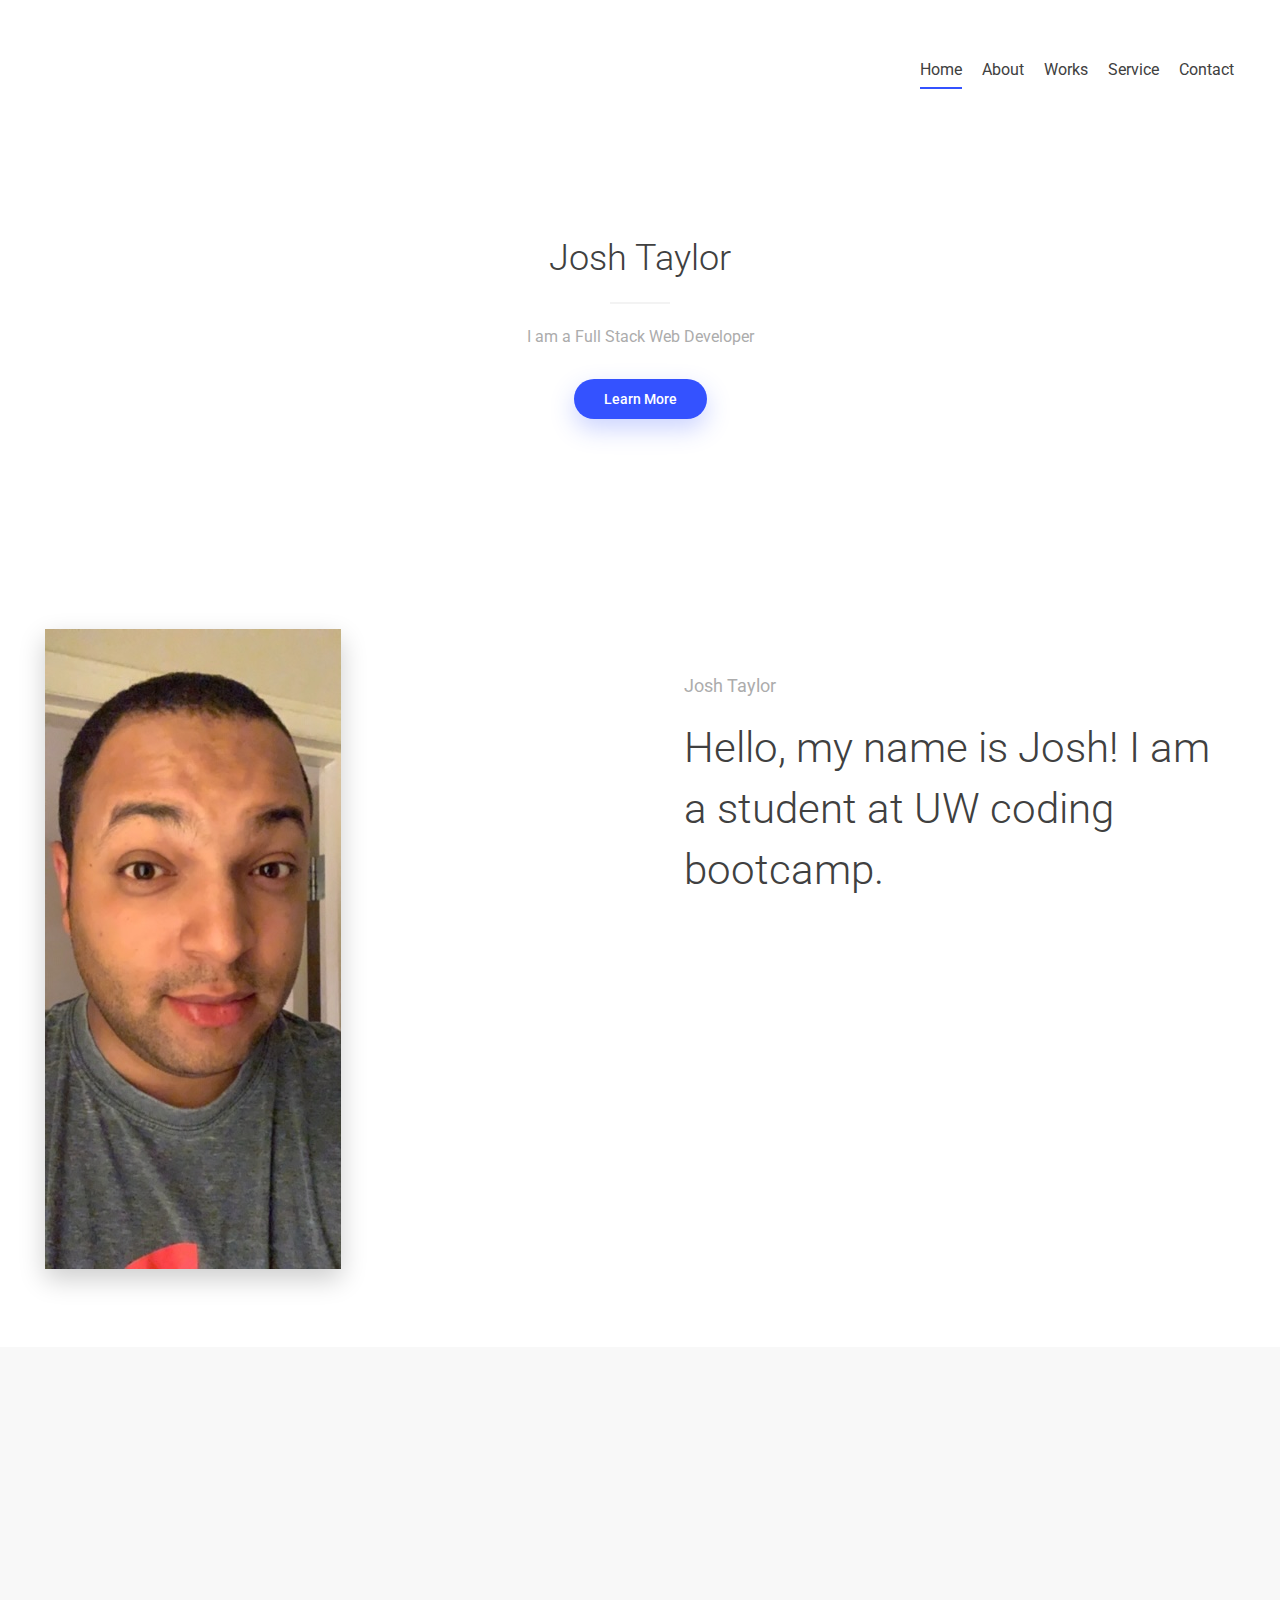
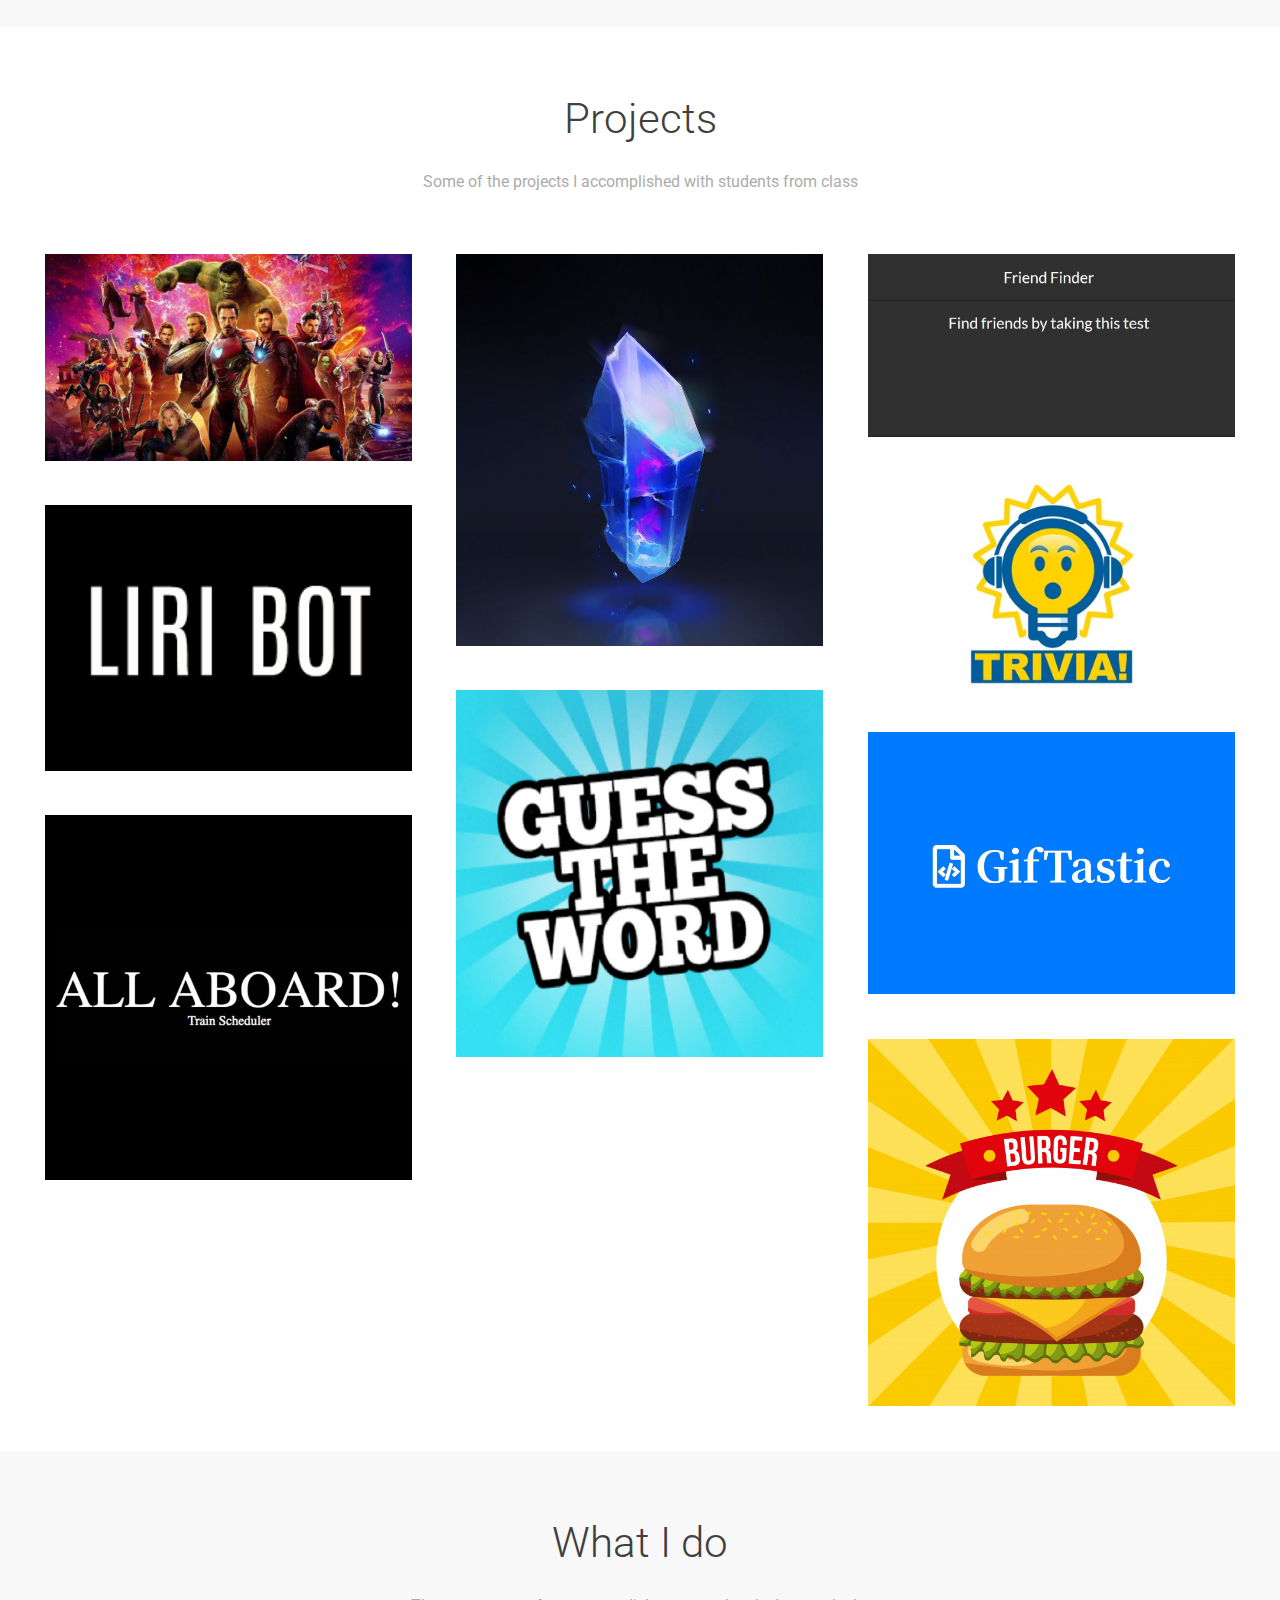
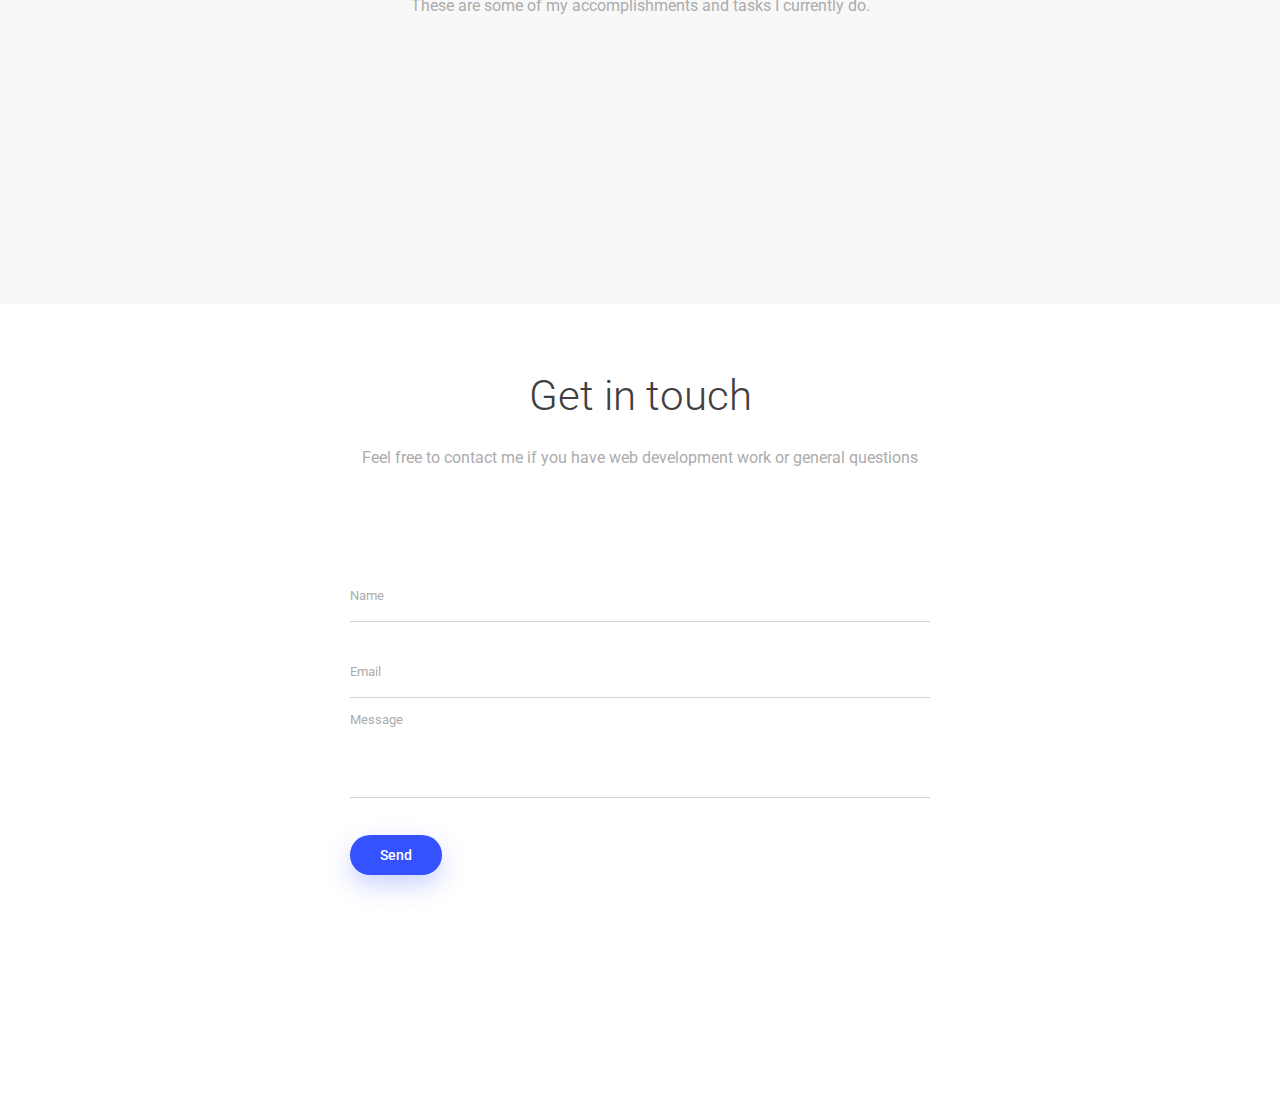
<file: index.html>
<!DOCTYPE html>
<html lang="en">
    <head>
        <meta charset="utf-8">
        <meta http-equiv="x-ua-compatible" content="ie=edge">
        <meta name="viewport" content="width=device-width, initial-scale=1, shrink-to-fit=no">
        <meta name="HandheldFriendly" content="True">
        <meta name="MobileOptimized" content="320">

        <!-- Page Title -->
        <title>Josh's Portfolio</title>
        <!-- End of Page Title -->

        <!-- Page Description -->
        <meta name="description" content="Minimal Portfolio/Resume HTML Template">
        <!-- End of Page Description -->

        <!-- Page Keywords -->
        <meta name="keywords" content="portfolio, template, bootstrap, html, minimal">
        <!-- End of Page Keywords -->

        <!-- Page Author -->
        <meta name="authors" content="Adrian Klimek">
        <!-- End of Page Author -->

        <!-- Page Accent Color -->
        <meta name="theme-color" content="#3452ff">
        <!-- End of Page Accent Color -->

        <!-- Favicon -->
        <link rel="apple-touch-icon" href="images/icon.png">
        <link rel="shortcut icon" href="images/favicon.ico">
        <link rel="icon" type="image/png" sizes="192x192" href="images/icon.png">
        <!-- End of Favicon -->

        <!-- Open Graph -->
        <meta property="og:title" content="Skyline - Minimal Portfolio/Resume HTML Template">
        <meta property="og:type" content="website">
        <meta property="og:url" content="">
        <meta property="og:image" content="images/icon.png">
        <!-- End of Open Graph -->

        <!-- Twitter Card -->
        <meta property="twitter:title" content="Skyline">
        <meta property="twitter:description" content="Minimal Portfolio/Resume HTML Template">
        <meta property="twitter:url" content="">
        <meta property="twitter:image:src" content="images/icon.png">
        <!-- End of Twitter Card -->

        <!-- Bootstrap Style -->
        <link rel="stylesheet" href="css/bootstrap.min.css">
        <!-- End of Bootstrap Style -->

        <!-- Main Style -->
        <link rel="stylesheet" href="css/main.css">
        <!-- End of Main Style -->

        <!-- Google Font -->
        <link href="https://fonts.googleapis.com/css?family=Roboto:300,400,500,700&amp;subset=cyrillic,cyrillic-ext,greek,greek-ext,latin-ext,vietnamese" rel="stylesheet"> 
        <!-- End of Google Font -->

        <!-- Font Awesome -->
        <link rel="stylesheet" href="css/font-awesome.min.css">
        <!-- End of Font Awesome -->

        <!-- Animate.css -->
        <link rel="stylesheet" href="css/animate.min.css">
        <!-- End of Animate.css -->

        <!-- Google Analytics -->
        <script>
            (function(i,s,o,g,r,a,m){i['GoogleAnalyticsObject']=r;i[r]=i[r]||function(){
            (i[r].q=i[r].q||[]).push(arguments)},i[r].l=1*new Date();a=s.createElement(o),
            m=s.getElementsByTagName(o)[0];a.async=1;a.src=g;m.parentNode.insertBefore(a,m)
            })(window,document,'script','https://www.google-analytics.com/analytics.js','ga');
            ga('create', 'UA-XXXXX-Y', 'auto');
            ga('send', 'pageview');
        </script>
        <!-- End of Google Analytics -->

        <!--[if lt IE 9]>
        <script src="https://cdnjs.cloudflare.com/ajax/libs/respond.js/1.4.2/respond.min.js"></script>
        <script src="https://cdnjs.cloudflare.com/ajax/libs/html5shiv/3.7.3/html5shiv.min.js"></script>
        <![endif]-->
    </head>
    <body class="boxed boxed--1280 links--underlined xs-text-left" data-spy="scroll" data-target="#menu">
        
        <!-- Preloader -->
        <div id="preloader">
            <div class="preloader__inner">
                <svg class="spinner">
                    <circle cx="20" cy="20" r="18"></circle>
                </svg>   
            </div>
        </div>
        <!-- End of Preloader -->

        <!-- Header -->
        <header id="header" class="section">
            <div class="container-fluid">
                <!-- Navbar -->
                <nav class="navbar navbar--underline navbar--fixed" data-spy="affix" data-offset-top="30">
                    <div class="container-fluid">

                        <!-- Navbar Header -->
                        <div class="navbar-header">

                            <!-- Mobile Menu Trigger -->
                            <button type="button" class="hamburger hamburger--emphatic navbar-toggle collapsed" data-toggle="collapse" data-target="#menu" aria-expanded="false">
                                <span class="hamburger-box">
                                    <span class="hamburger-inner"></span>
                                </span>
                            </button>
                            <!-- End of Mobile Menu Trigger -->

                            

                        </div>
                        <!-- End of Navbar Header -->

                        <!-- Menu -->
                        <div id="menu" class="collapse navbar-collapse">
                            <ul class="menu__list nav navbar-nav navbar-right">
                                <li class="menu__item active"><a href="#header" class="menu__link">Home</a></li>
                                <li class="menu__item"><a href="#about" class="menu__link">About</a></li>
                                <li class="menu__item"><a href="#works" class="menu__link">Works</a></li>
                                <li class="menu__item"><a href="#service" class="menu__link">Service</a></li>
                                <li class="menu__item"><a href="#contact" class="menu__link">Contact</a></li>   
                            </ul>
                        </div>
                        <!-- End of Menu -->
                    </div>
                </nav>
                <!-- End of Navbar -->

                <!-- Header Content -->
                <div class="header__content row">
                    <div class="col-xs-12 col-sm-8 col-md-6 col-sm-offset-2 col-md-offset-3 text-center xs-text-center">
                        <h1 class="header__heading h--light"> Josh Taylor </h1>
                        <div class="divider"></div>
                        <p class="header__description text--secondary">I am a Full Stack Web Developer</p>
                        <a href="#about" class="btn btn--regular btn--shadow">Learn More</a>
                    </div>
                </div>
                <!-- End of Header Content -->

            </div>
        </header>
        <!-- End of Header -->

        <!-- About Section -->
        <section id="about" class="section">
            <div class="container-fluid">
                <div class="row">
                    <!-- About Photo -->
                    <div class="col-xs-12 col-sm-6">
                        <div class="about__photo-wrapper">
                            <img src="images/portfolio/about.jpg" class="about__photo img-responsive">
                        </div>
                    </div>
                    <!-- End of About Photo -->
                    <!-- About Description -->
                    <div class="col-xs-12 col-sm-6">
                        <div class="about__description">
                            <!-- About Name -->
                            <h4 class="about__name text--secondary animated" data-animation="fadeInUp" data-animation-delay="0.2s">Josh Taylor</h4>
                            <!-- End of About Name -->
                            <!-- About Description Content -->
                            <h2 class="about__heading h--light animated" data-animation="fadeInUp" data-animation-delay="0.4s">Hello, my name is Josh! I am a student at UW coding bootcamp.</h2>
                            <p class="about__content animated" data-animation="fadeInUp" data-animation-delay="0.6s">I am originally from Canada and went to community college. I am learning "MERN" stack (MongoDB, Express.js, REACT, and Node.js) for server-side development.<br> I like to code and figure out how to solve problems.</p>
                            <!-- End of About Description Content -->
                            <!-- About Skills -->
                            <div class="about__skills">
                                <div class="row">
                                    <div class="col-xs-12">
                                        <h4 class="about__title text--secondary text--uppercase animated" data-animation="fadeInUp" data-animation-delay="0.4s">Skills</h4>
                                    </div>
                                </div>
                                <!-- About Skills Content -->
                                <div class="row">
                                    <!-- About Skills First Column -->
                                    <div class="col-xs-6 animated" data-animation="fadeInUp" data-animation-delay="0.45s">
                                        <ul class="list-unstyled text--secondary">
                                            <li>CSS</li>
                                            <li>HTML</li>
                                            <li>JavaScript</li>
                                            <li>JQuery</li>
                                            <li>REACT</li>
                                        </ul>
                                    </div>
                                    <!-- End of About Skills First Column -->
                                    <!-- About Skills Second Column -->
                                    <div class="col-xs-6 animated" data-animation="fadeInUp" data-animation-delay="0.65s">
                                        <ul class="list-unstyled text--secondary">
                                            <li>Mongo</li>
                                            <li>MySQL</li>
                                            <li>Java</li>
                                            <li>Express</li>
                                            <li>Node.js</li>
                                        </ul>
                                    </div>
                                    <!-- End of About Skills Second Column -->
                                </div>
                                <!-- End of About Skills Content -->
                            </div>
                            <!-- End of About Skills -->
                        </div>
                    </div>
                    <!-- End of About Description -->
                </div>
            </div>
        </section>
        <!-- End of About Section -->

        <!-- Experience Section -->
        <section id="experience" class="section section--secondary">
            <div class="container-fluid">
                <!-- Experience First Row -->
                <div class="row">
                    <!-- Experience Item -->
                    <div class="col-xs-12 col-sm-6 animated" data-animation="fadeIn">
                        <div class="experience__item">
                            <h3>University of Washington coding bootcamp</h3>
                            <p><small class="text--secondary">May 2019 - Nov 2019</small></p>
                            <div class="divider"></div>
                            <p>I enjoyed working on projects with fellow classmates. I really enjoyed collaborating and helping teammates figure out solutions to coding problems</p>
                        </div>
                    </div>
                    <!-- End of Experience Item -->
                    <!-- Experience Item -->
                    <!-- copy and paste the above code to replicate another work history  -->
                    <!-- End of Experience Item -->
                </div>
                <!-- End of Experience First Row -->
            </div>
        </section>
        <!-- End of Experience Section -->

        <!-- Portfolio Section -->
        <section id="works" class="section">
            <div class="container-fluid">
                <!-- Section Header -->
                <div class="row section__header">
                    <div class="col-xs-12 col-sm-8 col-sm-offset-2 col-md-6 col-md-offset-3">
                        <h3 class="text-center h--light section__heading">Projects</h3>
                        <p class="text-center text--secondary section__description">Some of the projects I accomplished with students from class</p>
                    </div>
                </div>
                <!-- End of Section Header -->
                <!-- Portfolio Grid -->
                <div class="clearfix works__grid">
                    <div class="grid-sizer"></div>
                    <div class="gutter-sizer"></div>
                    <!-- Portfolio Item -->
                    <div class="works__item">
                        <img class="works__img" src="images/portfolio/avengerx.jpg" alt="">
                        <div class="works__cover">
                            <div class="works__inner">
                                <h3 class="works__heading">Avengers</h3>
                                <p class="works__category text--secondary">Comic Game</p>
                            </div>
                        </div>
                    </div>
                    <!-- End of Portfolio Item -->
                    <!-- Portfolio Item -->
                    <div class="works__item">
                        <img class="works__img" src="images/portfolio/crystalgame.jpg" alt="">
                        <div class="works__cover">
                            <div class="works__inner">
                                <h3 class="works__heading">Crystal Game</h3>
                                <p class="works__category text--secondary">Game</p>
                            </div>
                        </div>
                    </div>
                    <!-- End of Portfolio Item -->
                    <!-- Portfolio Item -->
                    <div class="works__item">
                        <img class="works__img" src="images/portfolio/Friendfinder.JPG" alt="">
                        <div class="works__cover">
                            <div class="works__inner">
                                <h3 class="works__heading">Friend Finder</h3>
                                <p class="works__category text--secondary">Game</p>
                            </div>
                        </div>
                    </div>
                    <!-- End of Portfolio Item -->
                    <!-- Portfolio Item -->
                    <div class="works__item">
                        <img class="works__img" src="images/portfolio/trivia.jpg" alt="">
                        <div class="works__cover">
                            <div class="works__inner">
                                <h3 class="works__heading">Game</h3>
                                <p class="works__category text--secondary">trivia</p>
                            </div>
                        </div>
                    </div>
                    <!-- End of Portfolio Item -->
                    <!-- Portfolio Item -->
                    <div class="works__item">
                        <img class="works__img" src="images/portfolio/liribot.png" alt="">
                        <div class="works__cover">
                            <div class="works__inner">
                                <h3 class="works__heading">Music Directory</h3>
                                <p class="works__category text--secondary">Music</p>
                            </div>
                        </div>
                    </div>
                    <!-- End of Portfolio Item -->
                    <!-- Portfolio Item -->
                    <div class="works__item">
                        <img class="works__img" src="images/portfolio/guess.jpg" alt="">
                        <div class="works__cover">
                            <div class="works__inner">
                                <h3 class="works__heading">Guessing Game</h3>
                                <p class="works__category text--secondary">Game</p>
                            </div>
                        </div>
                    </div>
                    <!-- End of Portfolio Item -->
                    <!-- Portfolio Item -->
                    <div class="works__item">
                        <img class="works__img" src="images/portfolio/giphy.png" alt="">
                        <div class="works__cover">
                            <div class="works__inner">
                                <h3 class="works__heading">Giphy</h3>
                                <p class="works__category text--secondary">Giphy Game</p>
                            </div>
                        </div>
                    </div>
                    <!-- End of Portfolio Item -->
                    <!-- Portfolio Item -->
                    <div class="works__item">
                        <img class="works__img" src="images/portfolio/trainsched.jpg" alt="">
                        <div class="works__cover">
                            <div class="works__inner">
                                <h3 class="works__heading">Train Scheduler</h3>
                                <p class="works__category text--secondary">Train Scheduler</p>
                            </div>
                        </div>
                    </div>
                    <!-- End of Portfolio Item -->
                    <!-- Portfolio Item -->
                    <div class="works__item">
                        <img class="works__img" src="images/portfolio/burger.jpg" alt="">
                        <div class="works__cover">
                            <div class="works__inner">
                                <h3 class="works__heading">Burger Shop</h3>
                                <p class="works__category text--secondary">Restaurant</p>
                            </div>
                        </div>
                    </div>
                    <!-- End of Portfolio Item -->
                </div>
                <!-- End of Portfolio Grid -->
            </div>
        </section>
        <!-- End of Portfolio Section -->


        <!-- Service Section -->
        <section id="service" class="section section--secondary">
            <div class="container-fluid">
                <!-- Section Header -->
                <div class="row section__header">
                    <div class="col-xs-12 col-sm-8 col-sm-offset-2 col-md-6 col-md-offset-3">
                        <h3 class="text-center h--light section__heading">What I do</h3>
                        <p class="text-center text--secondary section__description">These are some of my accomplishments and tasks I currently do.</p>
                    </div>
                </div>
                <!-- End of Section Header -->
                <!-- Service First Row -->
                <div class="row">
                    <!-- Service Item -->
                    <div class="col-xs-12 col-sm-6 col-md-3 animated" data-animation="fadeIn" data-animation-delay="0.2s">
                        <div class="service__item text-center">
                            <div class="icon-wrapper">
                                <i class="fa fa-camera-retro"></i>
                            </div>
                            <h3>REACT</h3>
                            <p class="text--secondary">Can build intuitive and interactive components with REACT</p>
                        </div>
                    </div>
                    <!-- End of Service Item -->
                    <!-- Service Item -->
                    <div class="col-xs-12 col-sm-6 col-md-3 animated" data-animation="fadeIn" data-animation-delay="0.5s">
                        <div class="service__item text-center">
                            <div class="icon-wrapper">
                                <i class="fa fa-superpowers"></i>
                            </div>
                            <h3>UI/UX Design</h3>
                            <p class="text--secondary">Can create and enhance your front-end with great animations and visuals</p>
                        </div>
                    </div>
                    <!-- End of Service Item -->
                    <!-- Service Item -->
                    <div class="col-xs-12 col-sm-6 col-md-3 animated" data-animation="fadeIn" data-animation-delay="0.8s">
                        <div class="service__item text-center">
                            <div class="icon-wrapper">
                                <i class="fa fa-bolt"></i>
                            </div>
                            <h3>Server-side</h3>
                            <p class="text--secondary">Have built servers using node.js/Express</p>
                        </div>
                    </div>
                    <!-- End of Service Item -->
                    <!-- Service Item -->
                    <div class="col-xs-12 col-sm-6 col-md-3 animated" data-animation="fadeIn" data-animation-delay="1.1s">
                        <div class="service__item text-center">
                            <div class="icon-wrapper">
                                <i class="fa fa-html5"></i>
                            </div>
                            <h3>Databases</h3>
                            <p class="text--secondary">Have built databases and linked to servers using Mongo/MySQL</p>
                        </div>
                    </div>
                    <!-- End of Service Item -->
                </div>
                <!-- End of Service First Row -->
            </div>
        </section>
        <!-- End of Service Section -->


        <!-- Contact Section -->
        <section id="contact" class="section">
            <div class="container-fluid">
                <!-- Section Header -->
                <div class="row section__header">
                    <div class="col-xs-12 col-sm-8 col-sm-offset-2 col-md-6 col-md-offset-3">
                        <h3 class="text-center h--light section__heading">Get in touch</h3>
                        <p class="text-center text--secondary section__description">Feel free to contact me if you have web development work or general questions</p>
                    </div>
                </div>
                <!-- End of Section Header -->
                <!-- Contact Form -->
                <div class="row">
                    <div class="col-xs-12 col-sm-8 col-sm-offset-2 col-md-6 col-md-offset-3">
                        <form id="contact__form" class="form" method="post" action="message.php">
                            <div class="form__field form__field--text">
                                <input type="text" class="form__input form__input--text" name="name-field" id="name-field" tabindex="1">
                                <div class="form__underline"></div>
                                <label class="form__label">Name</label>
                            </div>
                            <div class="form__field form__field--email">
                                <input type="email" class="form__input form__input--email" name="email-field" id="email-field" tabindex="2">
                                <div class="form__underline"></div>
                                <label class="form__label">Email</label>
                            </div>
                            <div class="form__field form__field--textarea">
                                <textarea class="form__input form__input--textarea" name="message-field" id="message-field" tabindex="3"></textarea>
                                <div class="form__underline"></div>
                                <label class="form__label">Message</label>
                            </div>
                            <button type="submit" class="btn btn--regular btn--shadow form__btn">Send</button>
                            <div class="form__response"></div>
                        </form>
                    </div>
                </div>
                <!-- End of Contact Form -->
            </div>
        </section>
        <!-- End of Contact Section -->

        <!-- Footer -->
        <footer id="footer" class="section animated" data-animation="fadeIn" data-animation-delay="0.4s">
            <div class="container-fluid">
                <div class="row">
                    <div class="col-xs-12 col-sm-8 col-sm-offset-2 col-md-6 col-md-offset-3">
                        <!-- Social Icons -->
                        <div class="social text-center">
                            <ul class="list-inline">
                                <a href="https://github.com/Narwhale33">Github</a> <br /> <br />
                                <a href="https://linkedin.com/in/jt-taylor-93593298">Linkedin</a>
                                
                            </ul>
                        </div>
                        <!-- End of Social Icons -->
                    
                    </div>
                </div>
                <!-- Elevator -->
                <div id="elevator" class="btn btn--regular btn--shadow">
                    <i class="fa fa-angle-up"></i>
                </div>
                <!-- End of Elevator -->
            </div>
        </footer>
        <!-- End of Footer -->

        <script src="js/jquery.min.js"></script>
        <script src="js/bootstrap.min.js"></script>
        <script src="js/main.js"></script>
    </body>
</html>
</file>
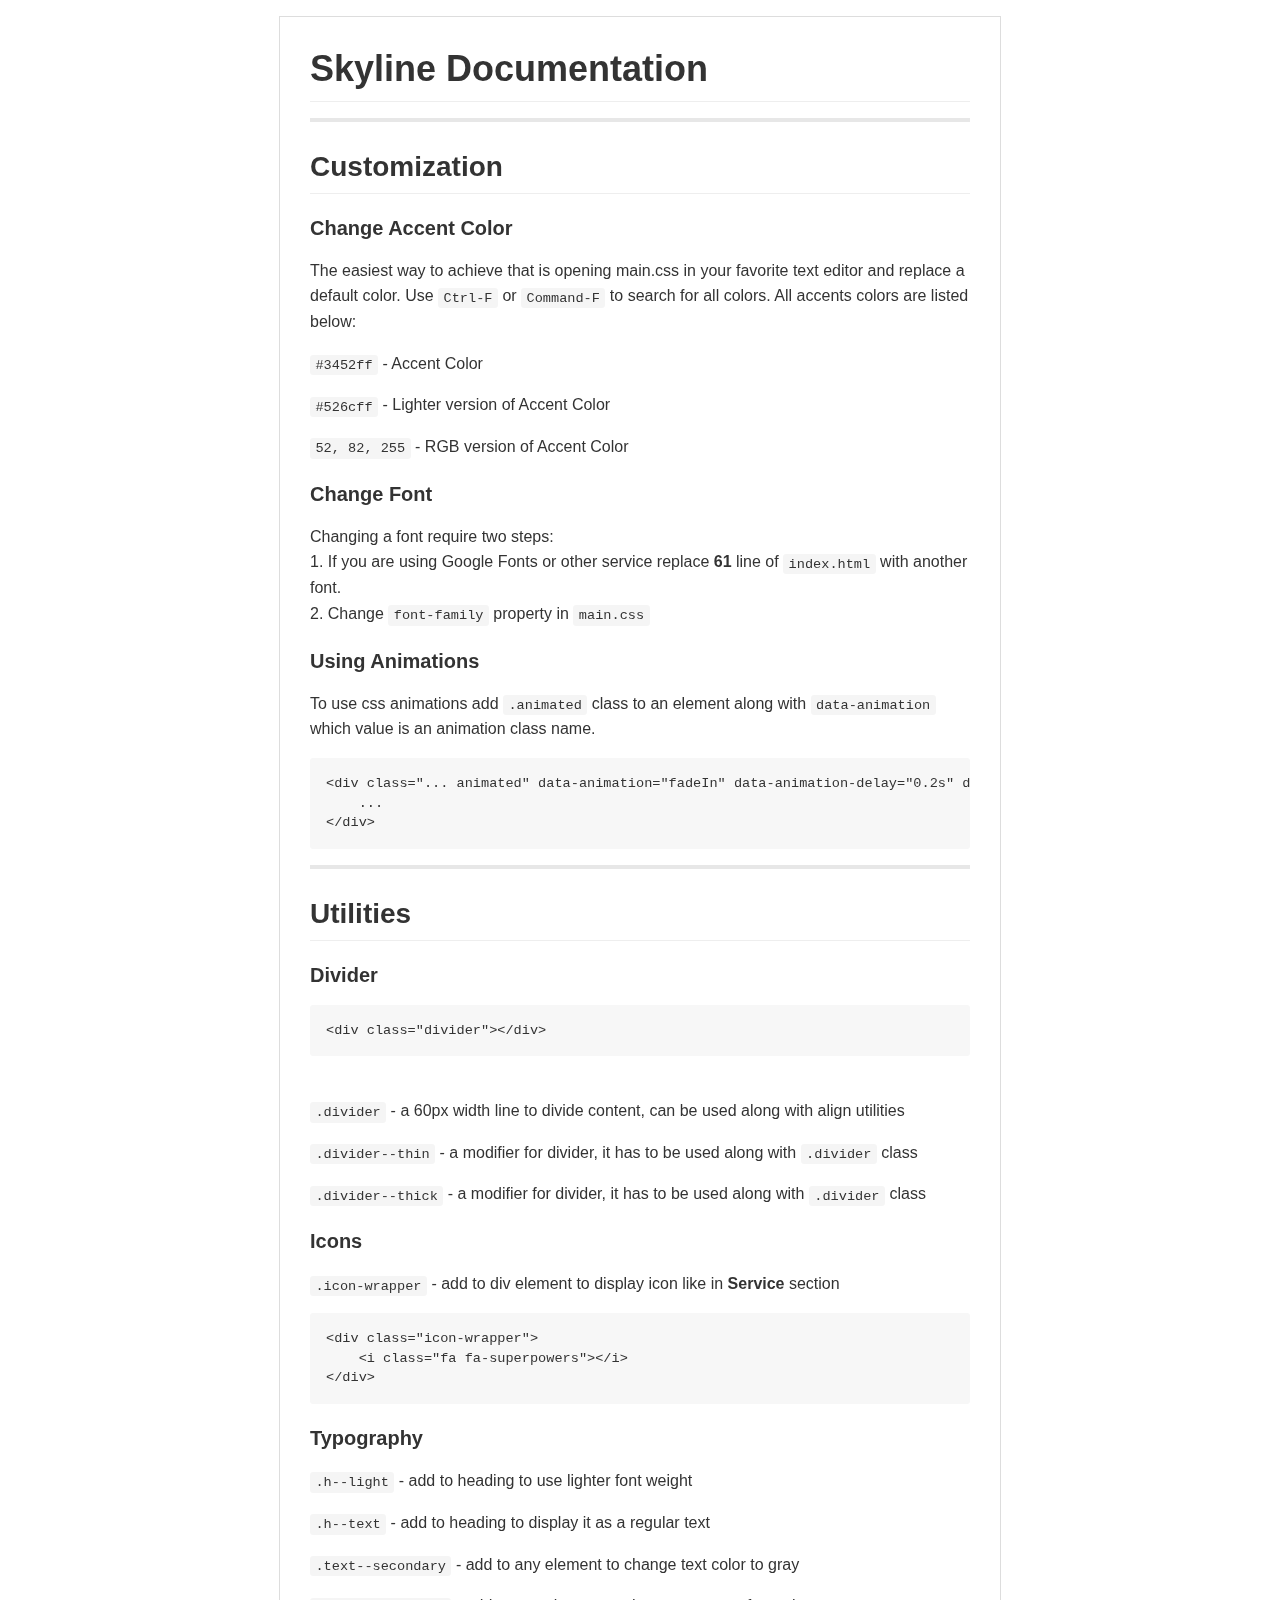
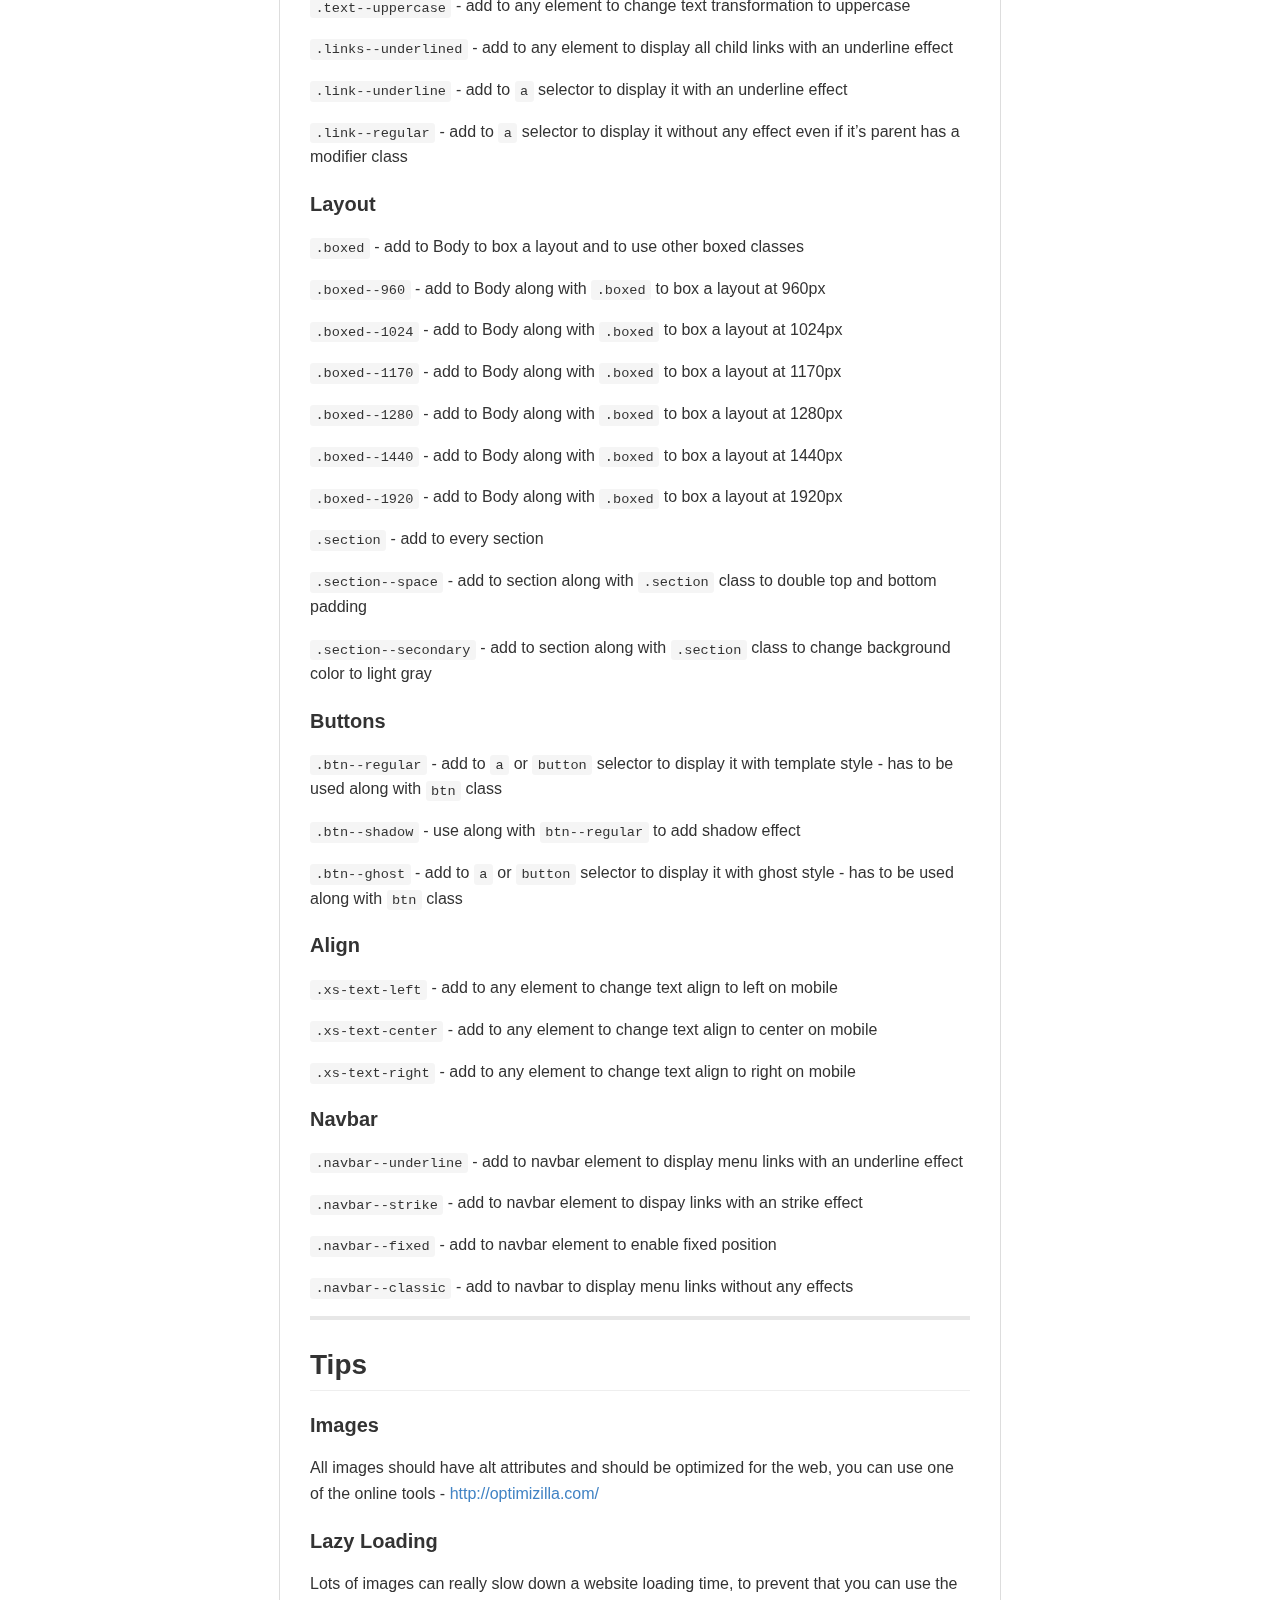
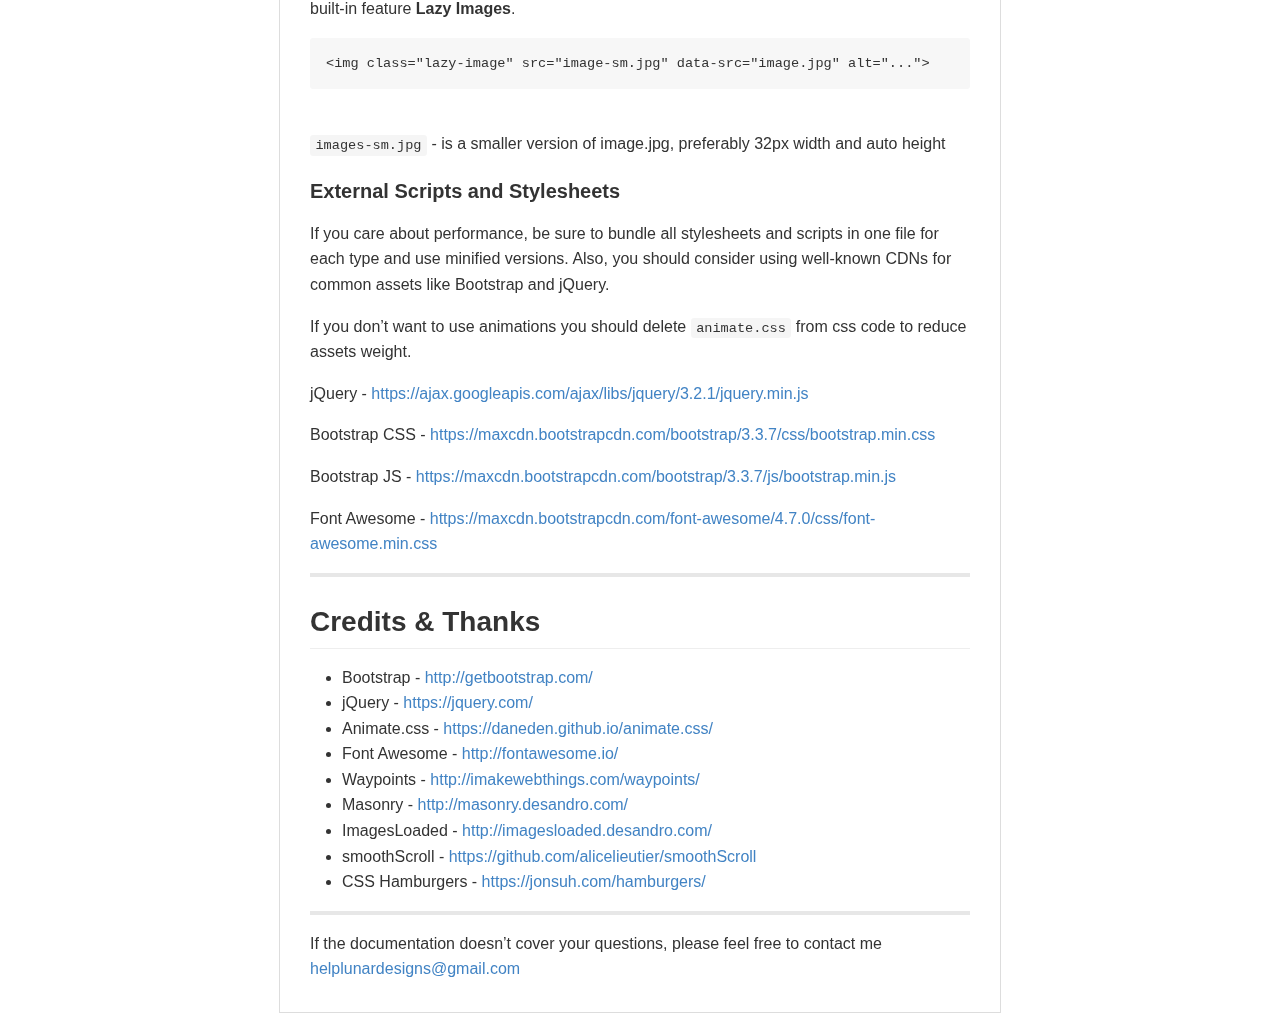
<file: docs.html>
<!DOCTYPE html><html><head><meta charset="utf-8"><style>body {
  width: 45em;
  border: 1px solid #ddd;
  outline: 1300px solid #fff;
  margin: 16px auto;
}

body .markdown-body
{
  padding: 30px;
}

@font-face {
  font-family: fontawesome-mini;
  src: url([data-uri]) format('woff');
}

@font-face {
  font-family: octicons-anchor;
  src: url([data-uri]) format('woff');
}

.markdown-body {
  font-family: sans-serif;
  -ms-text-size-adjust: 100%;
  -webkit-text-size-adjust: 100%;
  color: #333333;
  overflow: hidden;
  font-family: "Helvetica Neue", Helvetica, "Segoe UI", Arial, freesans, sans-serif;
  font-size: 16px;
  line-height: 1.6;
  word-wrap: break-word;
}

.markdown-body a {
  background: transparent;
}

.markdown-body a:active,
.markdown-body a:hover {
  outline: 0;
}

.markdown-body b,
.markdown-body strong {
  font-weight: bold;
}

.markdown-body mark {
  background: #ff0;
  color: #000;
  font-style: italic;
  font-weight: bold;
}

.markdown-body sub,
.markdown-body sup {
  font-size: 75%;
  line-height: 0;
  position: relative;
  vertical-align: baseline;
}
.markdown-body sup {
  top: -0.5em;
}
.markdown-body sub {
  bottom: -0.25em;
}

.markdown-body h1 {
  font-size: 2em;
  margin: 0.67em 0;
}

.markdown-body img {
  border: 0;
}

.markdown-body hr {
  -moz-box-sizing: content-box;
  box-sizing: content-box;
  height: 0;
}

.markdown-body pre {
  overflow: auto;
}

.markdown-body code,
.markdown-body kbd,
.markdown-body pre,
.markdown-body samp {
  font-family: monospace, monospace;
  font-size: 1em;
}

.markdown-body input {
  color: inherit;
  font: inherit;
  margin: 0;
}

.markdown-body html input[disabled] {
  cursor: default;
}

.markdown-body input {
  line-height: normal;
}

.markdown-body input[type="checkbox"] {
  box-sizing: border-box;
  padding: 0;
}

.markdown-body table {
  border-collapse: collapse;
  border-spacing: 0;
}

.markdown-body td,
.markdown-body th {
  padding: 0;
}

.markdown-body .codehilitetable {
  border: 0;
  border-spacing: 0;
}

.markdown-body .codehilitetable tr {
  border: 0;
}

.markdown-body .codehilitetable pre,
.markdown-body .codehilitetable div.codehilite {
  margin: 0;
}

.markdown-body .linenos,
.markdown-body .code,
.markdown-body .codehilitetable td {
  border: 0;
  padding: 0;
}

.markdown-body td:not(.linenos) .linenodiv {
  padding: 0 !important;
}

.markdown-body .code {
  width: 100%;
}

.markdown-body .linenos div pre,
.markdown-body .linenodiv pre,
.markdown-body .linenodiv {
  border: 0;
  -webkit-border-radius: 0;
  -moz-border-radius: 0;
  border-radius: 0;
  -webkit-border-top-left-radius: 3px;
  -webkit-border-bottom-left-radius: 3px;
  -moz-border-radius-topleft: 3px;
  -moz-border-radius-bottomleft: 3px;
  border-top-left-radius: 3px;
  border-bottom-left-radius: 3px;
}

.markdown-body .code div pre,
.markdown-body .code div {
  border: 0;
  -webkit-border-radius: 0;
  -moz-border-radius: 0;
  border-radius: 0;
  -webkit-border-top-right-radius: 3px;
  -webkit-border-bottom-right-radius: 3px;
  -moz-border-radius-topright: 3px;
  -moz-border-radius-bottomright: 3px;
  border-top-right-radius: 3px;
  border-bottom-right-radius: 3px;
}

.markdown-body * {
  -moz-box-sizing: border-box;
  box-sizing: border-box;
}

.markdown-body input {
  font: 13px Helvetica, arial, freesans, clean, sans-serif, "Segoe UI Emoji", "Segoe UI Symbol";
  line-height: 1.4;
}

.markdown-body a {
  color: #4183c4;
  text-decoration: none;
}

.markdown-body a:hover,
.markdown-body a:focus,
.markdown-body a:active {
  text-decoration: underline;
}

.markdown-body hr {
  height: 0;
  margin: 15px 0;
  overflow: hidden;
  background: transparent;
  border: 0;
  border-bottom: 1px solid #ddd;
}

.markdown-body hr:before,
.markdown-body hr:after {
  display: table;
  content: " ";
}

.markdown-body hr:after {
  clear: both;
}

.markdown-body h1,
.markdown-body h2,
.markdown-body h3,
.markdown-body h4,
.markdown-body h5,
.markdown-body h6 {
  margin-top: 15px;
  margin-bottom: 15px;
  line-height: 1.1;
}

.markdown-body h1 {
  font-size: 30px;
}

.markdown-body h2 {
  font-size: 21px;
}

.markdown-body h3 {
  font-size: 16px;
}

.markdown-body h4 {
  font-size: 14px;
}

.markdown-body h5 {
  font-size: 12px;
}

.markdown-body h6 {
  font-size: 11px;
}

.markdown-body blockquote {
  margin: 0;
}

.markdown-body ul,
.markdown-body ol {
  padding: 0;
  margin-top: 0;
  margin-bottom: 0;
}

.markdown-body ol ol,
.markdown-body ul ol {
  list-style-type: lower-roman;
}

.markdown-body ul ul ol,
.markdown-body ul ol ol,
.markdown-body ol ul ol,
.markdown-body ol ol ol {
  list-style-type: lower-alpha;
}

.markdown-body dd {
  margin-left: 0;
}

.markdown-body code,
.markdown-body pre,
.markdown-body samp {
  font-family: Consolas, "Liberation Mono", Menlo, Courier, monospace;
  font-size: 12px;
}

.markdown-body pre {
  margin-top: 0;
  margin-bottom: 0;
}

.markdown-body kbd {
  background-color: #e7e7e7;
  background-image: -moz-linear-gradient(#fefefe, #e7e7e7);
  background-image: -webkit-linear-gradient(#fefefe, #e7e7e7);
  background-image: linear-gradient(#fefefe, #e7e7e7);
  background-repeat: repeat-x;
  border-radius: 2px;
  border: 1px solid #cfcfcf;
  color: #000;
  padding: 3px 5px;
  line-height: 10px;
  font: 11px Consolas, "Liberation Mono", Menlo, Courier, monospace;
  display: inline-block;
}

.markdown-body>*:first-child {
  margin-top: 0 !important;
}

.markdown-body>*:last-child {
  margin-bottom: 0 !important;
}

.markdown-body .headeranchor-link {
  position: absolute;
  top: 0;
  bottom: 0;
  left: 0;
  display: block;
  padding-right: 6px;
  padding-left: 30px;
  margin-left: -30px;
}

.markdown-body .headeranchor-link:focus {
  outline: none;
}

.markdown-body h1,
.markdown-body h2,
.markdown-body h3,
.markdown-body h4,
.markdown-body h5,
.markdown-body h6 {
  position: relative;
  margin-top: 1em;
  margin-bottom: 16px;
  font-weight: bold;
  line-height: 1.4;
}

.markdown-body h1 .headeranchor,
.markdown-body h2 .headeranchor,
.markdown-body h3 .headeranchor,
.markdown-body h4 .headeranchor,
.markdown-body h5 .headeranchor,
.markdown-body h6 .headeranchor {
  display: none;
  color: #000;
  vertical-align: middle;
}

.markdown-body h1:hover .headeranchor-link,
.markdown-body h2:hover .headeranchor-link,
.markdown-body h3:hover .headeranchor-link,
.markdown-body h4:hover .headeranchor-link,
.markdown-body h5:hover .headeranchor-link,
.markdown-body h6:hover .headeranchor-link {
  height: 1em;
  padding-left: 8px;
  margin-left: -30px;
  line-height: 1;
  text-decoration: none;
}

.markdown-body h1:hover .headeranchor-link .headeranchor,
.markdown-body h2:hover .headeranchor-link .headeranchor,
.markdown-body h3:hover .headeranchor-link .headeranchor,
.markdown-body h4:hover .headeranchor-link .headeranchor,
.markdown-body h5:hover .headeranchor-link .headeranchor,
.markdown-body h6:hover .headeranchor-link .headeranchor {
  display: inline-block;
}

.markdown-body h1 {
  padding-bottom: 0.3em;
  font-size: 2.25em;
  line-height: 1.2;
  border-bottom: 1px solid #eee;
}

.markdown-body h2 {
  padding-bottom: 0.3em;
  font-size: 1.75em;
  line-height: 1.225;
  border-bottom: 1px solid #eee;
}

.markdown-body h3 {
  font-size: 1.5em;
  line-height: 1.43;
}

.markdown-body h4 {
  font-size: 1.25em;
}

.markdown-body h5 {
  font-size: 1em;
}

.markdown-body h6 {
  font-size: 1em;
  color: #777;
}

.markdown-body p,
.markdown-body blockquote,
.markdown-body ul,
.markdown-body ol,
.markdown-body dl,
.markdown-body table,
.markdown-body pre,
.markdown-body .admonition {
  margin-top: 0;
  margin-bottom: 16px;
}

.markdown-body hr {
  height: 4px;
  padding: 0;
  margin: 16px 0;
  background-color: #e7e7e7;
  border: 0 none;
}

.markdown-body ul,
.markdown-body ol {
  padding-left: 2em;
}

.markdown-body ul ul,
.markdown-body ul ol,
.markdown-body ol ol,
.markdown-body ol ul {
  margin-top: 0;
  margin-bottom: 0;
}

.markdown-body li>p {
  margin-top: 16px;
}

.markdown-body dl {
  padding: 0;
}

.markdown-body dl dt {
  padding: 0;
  margin-top: 16px;
  font-size: 1em;
  font-style: italic;
  font-weight: bold;
}

.markdown-body dl dd {
  padding: 0 16px;
  margin-bottom: 16px;
}

.markdown-body blockquote {
  padding: 0 15px;
  color: #777;
  border-left: 4px solid #ddd;
}

.markdown-body blockquote>:first-child {
  margin-top: 0;
}

.markdown-body blockquote>:last-child {
  margin-bottom: 0;
}

.markdown-body table {
  display: block;
  width: 100%;
  overflow: auto;
  word-break: normal;
  word-break: keep-all;
}

.markdown-body table th {
  font-weight: bold;
}

.markdown-body table th,
.markdown-body table td {
  padding: 6px 13px;
  border: 1px solid #ddd;
}

.markdown-body table tr {
  background-color: #fff;
  border-top: 1px solid #ccc;
}

.markdown-body table tr:nth-child(2n) {
  background-color: #f8f8f8;
}

.markdown-body img {
  max-width: 100%;
  -moz-box-sizing: border-box;
  box-sizing: border-box;
}

.markdown-body code,
.markdown-body samp {
  padding: 0;
  padding-top: 0.2em;
  padding-bottom: 0.2em;
  margin: 0;
  font-size: 85%;
  background-color: rgba(0,0,0,0.04);
  border-radius: 3px;
}

.markdown-body code:before,
.markdown-body code:after {
  letter-spacing: -0.2em;
  content: "\00a0";
}

.markdown-body pre>code {
  padding: 0;
  margin: 0;
  font-size: 100%;
  word-break: normal;
  white-space: pre;
  background: transparent;
  border: 0;
}

.markdown-body .codehilite {
  margin-bottom: 16px;
}

.markdown-body .codehilite pre,
.markdown-body pre {
  padding: 16px;
  overflow: auto;
  font-size: 85%;
  line-height: 1.45;
  background-color: #f7f7f7;
  border-radius: 3px;
}

.markdown-body .codehilite pre {
  margin-bottom: 0;
  word-break: normal;
}

.markdown-body pre {
  word-wrap: normal;
}

.markdown-body pre code {
  display: inline;
  max-width: initial;
  padding: 0;
  margin: 0;
  overflow: initial;
  line-height: inherit;
  word-wrap: normal;
  background-color: transparent;
  border: 0;
}

.markdown-body pre code:before,
.markdown-body pre code:after {
  content: normal;
}

/* Admonition */
.markdown-body .admonition {
  -webkit-border-radius: 3px;
  -moz-border-radius: 3px;
  position: relative;
  border-radius: 3px;
  border: 1px solid #e0e0e0;
  border-left: 6px solid #333;
  padding: 10px 10px 10px 30px;
}

.markdown-body .admonition table {
  color: #333;
}

.markdown-body .admonition p {
  padding: 0;
}

.markdown-body .admonition-title {
  font-weight: bold;
  margin: 0;
}

.markdown-body .admonition>.admonition-title {
  color: #333;
}

.markdown-body .attention>.admonition-title {
  color: #a6d796;
}

.markdown-body .caution>.admonition-title {
  color: #d7a796;
}

.markdown-body .hint>.admonition-title {
  color: #96c6d7;
}

.markdown-body .danger>.admonition-title {
  color: #c25f77;
}

.markdown-body .question>.admonition-title {
  color: #96a6d7;
}

.markdown-body .note>.admonition-title {
  color: #d7c896;
}

.markdown-body .admonition:before,
.markdown-body .attention:before,
.markdown-body .caution:before,
.markdown-body .hint:before,
.markdown-body .danger:before,
.markdown-body .question:before,
.markdown-body .note:before {
  font: normal normal 16px fontawesome-mini;
  -moz-osx-font-smoothing: grayscale;
  -webkit-user-select: none;
  -moz-user-select: none;
  -ms-user-select: none;
  user-select: none;
  line-height: 1.5;
  color: #333;
  position: absolute;
  left: 0;
  top: 0;
  padding-top: 10px;
  padding-left: 10px;
}

.markdown-body .admonition:before {
  content: "\f056\00a0";
  color: 333;
}

.markdown-body .attention:before {
  content: "\f058\00a0";
  color: #a6d796;
}

.markdown-body .caution:before {
  content: "\f06a\00a0";
  color: #d7a796;
}

.markdown-body .hint:before {
  content: "\f05a\00a0";
  color: #96c6d7;
}

.markdown-body .danger:before {
  content: "\f057\00a0";
  color: #c25f77;
}

.markdown-body .question:before {
  content: "\f059\00a0";
  color: #96a6d7;
}

.markdown-body .note:before {
  content: "\f040\00a0";
  color: #d7c896;
}

.markdown-body .admonition::after {
  content: normal;
}

.markdown-body .attention {
  border-left: 6px solid #a6d796;
}

.markdown-body .caution {
  border-left: 6px solid #d7a796;
}

.markdown-body .hint {
  border-left: 6px solid #96c6d7;
}

.markdown-body .danger {
  border-left: 6px solid #c25f77;
}

.markdown-body .question {
  border-left: 6px solid #96a6d7;
}

.markdown-body .note {
  border-left: 6px solid #d7c896;
}

.markdown-body .admonition>*:first-child {
  margin-top: 0 !important;
}

.markdown-body .admonition>*:last-child {
  margin-bottom: 0 !important;
}

/* progress bar*/
.markdown-body .progress {
  display: block;
  width: 300px;
  margin: 10px 0;
  height: 24px;
  -webkit-border-radius: 3px;
  -moz-border-radius: 3px;
  border-radius: 3px;
  background-color: #ededed;
  position: relative;
  box-shadow: inset -1px 1px 3px rgba(0, 0, 0, .1);
}

.markdown-body .progress-label {
  position: absolute;
  text-align: center;
  font-weight: bold;
  width: 100%; margin: 0;
  line-height: 24px;
  color: #333;
  text-shadow: 1px 1px 0 #fefefe, -1px -1px 0 #fefefe, -1px 1px 0 #fefefe, 1px -1px 0 #fefefe, 0 1px 0 #fefefe, 0 -1px 0 #fefefe, 1px 0 0 #fefefe, -1px 0 0 #fefefe, 1px 1px 2px #000;
  -webkit-font-smoothing: antialiased !important;
  white-space: nowrap;
  overflow: hidden;
}

.markdown-body .progress-bar {
  height: 24px;
  float: left;
  -webkit-border-radius: 3px;
  -moz-border-radius: 3px;
  border-radius: 3px;
  background-color: #96c6d7;
  box-shadow: inset 0 1px 0 rgba(255, 255, 255, .5), inset 0 -1px 0 rgba(0, 0, 0, .1);
  background-size: 30px 30px;
  background-image: -webkit-linear-gradient(
    135deg, rgba(255, 255, 255, .4) 27%,
    transparent 27%,
    transparent 52%, rgba(255, 255, 255, .4) 52%,
    rgba(255, 255, 255, .4) 77%,
    transparent 77%, transparent
  );
  background-image: -moz-linear-gradient(
    135deg,
    rgba(255, 255, 255, .4) 27%, transparent 27%,
    transparent 52%, rgba(255, 255, 255, .4) 52%,
    rgba(255, 255, 255, .4) 77%, transparent 77%,
    transparent
  );
  background-image: -ms-linear-gradient(
    135deg,
    rgba(255, 255, 255, .4) 27%, transparent 27%,
    transparent 52%, rgba(255, 255, 255, .4) 52%,
    rgba(255, 255, 255, .4) 77%, transparent 77%,
    transparent
  );
  background-image: -o-linear-gradient(
    135deg,
    rgba(255, 255, 255, .4) 27%, transparent 27%,
    transparent 52%, rgba(255, 255, 255, .4) 52%,
    rgba(255, 255, 255, .4) 77%, transparent 77%,
    transparent
  );
  background-image: linear-gradient(
    135deg,
    rgba(255, 255, 255, .4) 27%, transparent 27%,
    transparent 52%, rgba(255, 255, 255, .4) 52%,
    rgba(255, 255, 255, .4) 77%, transparent 77%,
    transparent
  );
}

.markdown-body .progress-100plus .progress-bar {
  background-color: #a6d796;
}

.markdown-body .progress-80plus .progress-bar {
  background-color: #c6d796;
}

.markdown-body .progress-60plus .progress-bar {
  background-color: #d7c896;
}

.markdown-body .progress-40plus .progress-bar {
  background-color: #d7a796;
}

.markdown-body .progress-20plus .progress-bar {
  background-color: #d796a6;
}

.markdown-body .progress-0plus .progress-bar {
  background-color: #c25f77;
}

.markdown-body .candystripe-animate .progress-bar{
  -webkit-animation: animate-stripes 3s linear infinite;
  -moz-animation: animate-stripes 3s linear infinite;
  animation: animate-stripes 3s linear infinite;
}

@-webkit-keyframes animate-stripes {
  0% {
    background-position: 0 0;
  }

  100% {
    background-position: 60px 0;
  }
}

@-moz-keyframes animate-stripes {
  0% {
    background-position: 0 0;
  }

  100% {
    background-position: 60px 0;
  }
}

@keyframes animate-stripes {
  0% {
    background-position: 0 0;
  }

  100% {
    background-position: 60px 0;
  }
}

.markdown-body .gloss .progress-bar {
  box-shadow:
    inset 0 4px 12px rgba(255, 255, 255, .7),
    inset 0 -12px 0 rgba(0, 0, 0, .05);
}

/* Multimarkdown Critic Blocks */
.markdown-body .critic_mark {
  background: #ff0;
}

.markdown-body .critic_delete {
  color: #c82829;
  text-decoration: line-through;
}

.markdown-body .critic_insert {
  color: #718c00 ;
  text-decoration: underline;
}

.markdown-body .critic_comment {
  color: #8e908c;
  font-style: italic;
}

.markdown-body .headeranchor {
  font: normal normal 16px octicons-anchor;
  line-height: 1;
  display: inline-block;
  text-decoration: none;
  -webkit-font-smoothing: antialiased;
  -moz-osx-font-smoothing: grayscale;
  -webkit-user-select: none;
  -moz-user-select: none;
  -ms-user-select: none;
  user-select: none;
}

.headeranchor:before {
  content: '\f05c';
}

.markdown-body .task-list-item {
  list-style-type: none;
}

.markdown-body .task-list-item+.task-list-item {
  margin-top: 3px;
}

.markdown-body .task-list-item input {
  margin: 0 4px 0.25em -20px;
  vertical-align: middle;
}

/* Media */
@media only screen and (min-width: 480px) {
  .markdown-body {
    font-size:14px;
  }
}

@media only screen and (min-width: 768px) {
  .markdown-body {
    font-size:16px;
  }
}

@media print {
  .markdown-body * {
    background: transparent !important;
    color: black !important;
    filter:none !important;
    -ms-filter: none !important;
  }

  .markdown-body {
    font-size:12pt;
    max-width:100%;
    outline:none;
    border: 0;
  }

  .markdown-body a,
  .markdown-body a:visited {
    text-decoration: underline;
  }

  .markdown-body .headeranchor-link {
    display: none;
  }

  .markdown-body a[href]:after {
    content: " (" attr(href) ")";
  }

  .markdown-body abbr[title]:after {
    content: " (" attr(title) ")";
  }

  .markdown-body .ir a:after,
  .markdown-body a[href^="javascript:"]:after,
  .markdown-body a[href^="#"]:after {
    content: "";
  }

  .markdown-body pre {
    white-space: pre;
    white-space: pre-wrap;
    word-wrap: break-word;
  }

  .markdown-body pre,
  .markdown-body blockquote {
    border: 1px solid #999;
    padding-right: 1em;
    page-break-inside: avoid;
  }

  .markdown-body .progress,
  .markdown-body .progress-bar {
    -moz-box-shadow: none;
    -webkit-box-shadow: none;
    box-shadow: none;
  }

  .markdown-body .progress {
    border: 1px solid #ddd;
  }

  .markdown-body .progress-bar {
    height: 22px;
    border-right: 1px solid #ddd;
  }

  .markdown-body tr,
  .markdown-body img {
    page-break-inside: avoid;
  }

  .markdown-body img {
    max-width: 100% !important;
  }

  .markdown-body p,
  .markdown-body h2,
  .markdown-body h3 {
    orphans: 3;
    widows: 3;
  }

  .markdown-body h2,
  .markdown-body h3 {
    page-break-after: avoid;
  }
}
</style><title>docs</title></head><body><article class="markdown-body"><h1 id="skyline-documentation"><a name="user-content-skyline-documentation" href="#skyline-documentation" class="headeranchor-link" aria-hidden="true"><span class="headeranchor"></span></a>Skyline Documentation</h1>
<hr />
<h2 id="customization"><a name="user-content-customization" href="#customization" class="headeranchor-link" aria-hidden="true"><span class="headeranchor"></span></a>Customization</h2>
<h4 id="change-accent-color"><a name="user-content-change-accent-color" href="#change-accent-color" class="headeranchor-link" aria-hidden="true"><span class="headeranchor"></span></a>Change Accent Color</h4>
<p>The easiest way to achieve that is opening main.css in your favorite text editor and replace a default color. Use <code>Ctrl-F</code> or <code>Command-F</code> to search for all colors. All accents colors are listed below:</p>
<p><code>#3452ff</code> - Accent Color</p>
<p><code>#526cff</code> - Lighter version of Accent Color</p>
<p><code>52, 82, 255</code> - RGB version of Accent Color</p>
<h4 id="change-font"><a name="user-content-change-font" href="#change-font" class="headeranchor-link" aria-hidden="true"><span class="headeranchor"></span></a>Change Font</h4>
<p>Changing a font require two steps: <br />
1. If you are using Google Fonts or other service replace <strong>61</strong> line of <code>index.html</code> with another font.<br />
2. Change <code>font-family</code> property in <code>main.css</code></p>
<h4 id="using-animations"><a name="user-content-using-animations" href="#using-animations" class="headeranchor-link" aria-hidden="true"><span class="headeranchor"></span></a>Using Animations</h4>
<p>To use css animations add <code>.animated</code> class to an element along with <code>data-animation</code> which value is an animation class name.<br />
<pre><code>&lt;div class=&quot;... animated&quot; data-animation=&quot;fadeIn&quot; data-animation-delay=&quot;0.2s&quot; data-animation-duration=&quot;1s&quot;&gt;
    ...
&lt;/div&gt;
</code></pre></p>
<hr />
<h2 id="utilities"><a name="user-content-utilities" href="#utilities" class="headeranchor-link" aria-hidden="true"><span class="headeranchor"></span></a>Utilities</h2>
<h4 id="divider"><a name="user-content-divider" href="#divider" class="headeranchor-link" aria-hidden="true"><span class="headeranchor"></span></a>Divider</h4>
<p><pre><code>&lt;div class=&quot;divider&quot;&gt;&lt;/div&gt;
</code></pre><br />
<code>.divider</code> - a 60px width line to divide content, can be used along with align utilities</p>
<p><code>.divider--thin</code> - a modifier for divider, it has to be used along with <code>.divider</code> class</p>
<p><code>.divider--thick</code> - a modifier for divider, it has to be used along with <code>.divider</code> class</p>
<h4 id="icons"><a name="user-content-icons" href="#icons" class="headeranchor-link" aria-hidden="true"><span class="headeranchor"></span></a>Icons</h4>
<p><code>.icon-wrapper</code> - add to div element to display icon like in <strong>Service</strong> section<br />
<pre><code>&lt;div class=&quot;icon-wrapper&quot;&gt;
    &lt;i class=&quot;fa fa-superpowers&quot;&gt;&lt;/i&gt;
&lt;/div&gt;
</code></pre></p>
<h4 id="typography"><a name="user-content-typography" href="#typography" class="headeranchor-link" aria-hidden="true"><span class="headeranchor"></span></a>Typography</h4>
<p><code>.h--light</code> - add to heading to use lighter font weight</p>
<p><code>.h--text</code> - add to heading to display it as a regular text</p>
<p><code>.text--secondary</code> - add to any element to change text color to gray </p>
<p><code>.text--uppercase</code> - add to any element to change text transformation to uppercase</p>
<p><code>.links--underlined</code> - add to any element to display all child links with an underline effect</p>
<p><code>.link--underline</code> - add to <code>a</code> selector to display it with an underline effect</p>
<p><code>.link--regular</code> - add to <code>a</code> selector to display it without any effect even if it&rsquo;s parent has a modifier class</p>
<h4 id="layout"><a name="user-content-layout" href="#layout" class="headeranchor-link" aria-hidden="true"><span class="headeranchor"></span></a>Layout</h4>
<p><code>.boxed</code> - add to Body to box a layout and to use other boxed classes</p>
<p><code>.boxed--960</code> - add to Body along with <code>.boxed</code> to box a layout at 960px</p>
<p><code>.boxed--1024</code> - add to Body along with <code>.boxed</code> to box a layout at 1024px</p>
<p><code>.boxed--1170</code> - add to Body along with <code>.boxed</code> to box a layout at 1170px</p>
<p><code>.boxed--1280</code> - add to Body along with <code>.boxed</code> to box a layout at 1280px</p>
<p><code>.boxed--1440</code> - add to Body along with <code>.boxed</code> to box a layout at 1440px</p>
<p><code>.boxed--1920</code> - add to Body along with <code>.boxed</code> to box a layout at 1920px</p>
<p><code>.section</code> - add to every section</p>
<p><code>.section--space</code> - add to section along with <code>.section</code> class to double top and bottom padding</p>
<p><code>.section--secondary</code> - add to section along with <code>.section</code> class to change background color to light gray</p>
<h4 id="buttons"><a name="user-content-buttons" href="#buttons" class="headeranchor-link" aria-hidden="true"><span class="headeranchor"></span></a>Buttons</h4>
<p><code>.btn--regular</code> - add to <code>a</code> or <code>button</code> selector to display it with template style - has to be used along with <code>btn</code> class</p>
<p><code>.btn--shadow</code> - use along with <code>btn--regular</code> to add shadow effect</p>
<p><code>.btn--ghost</code> - add to <code>a</code> or <code>button</code> selector to display it with ghost style - has to be used along with <code>btn</code> class</p>
<h4 id="align"><a name="user-content-align" href="#align" class="headeranchor-link" aria-hidden="true"><span class="headeranchor"></span></a>Align</h4>
<p><code>.xs-text-left</code> - add to any element to change text align to left on mobile</p>
<p><code>.xs-text-center</code> - add to any element to change text align to center on mobile</p>
<p><code>.xs-text-right</code> - add to any element to change text align to right on mobile</p>
<h4 id="navbar"><a name="user-content-navbar" href="#navbar" class="headeranchor-link" aria-hidden="true"><span class="headeranchor"></span></a>Navbar</h4>
<p><code>.navbar--underline</code> - add to navbar element to display menu links with an underline effect</p>
<p><code>.navbar--strike</code> - add to navbar element to dispay links with an strike effect</p>
<p><code>.navbar--fixed</code> - add to navbar element to enable fixed position</p>
<p><code>.navbar--classic</code> - add to navbar to display menu links without any effects</p>
<hr />
<h2 id="tips"><a name="user-content-tips" href="#tips" class="headeranchor-link" aria-hidden="true"><span class="headeranchor"></span></a>Tips</h2>
<h4 id="images"><a name="user-content-images" href="#images" class="headeranchor-link" aria-hidden="true"><span class="headeranchor"></span></a>Images</h4>
<p>All images should have alt attributes and should be optimized for the web, you can use one of the online tools - <a href="http://optimizilla.com/">http://optimizilla.com/</a></p>
<h4 id="lazy-loading"><a name="user-content-lazy-loading" href="#lazy-loading" class="headeranchor-link" aria-hidden="true"><span class="headeranchor"></span></a>Lazy Loading</h4>
<p>Lots of images can really slow down a website loading time, to prevent that you can use the built-in feature <strong>Lazy Images</strong>.<br />
<pre><code>&lt;img class=&quot;lazy-image&quot; src=&quot;image-sm.jpg&quot; data-src=&quot;image.jpg&quot; alt=&quot;...&quot;&gt;
</code></pre><br />
<code>images-sm.jpg</code> - is a smaller version of image.jpg, preferably 32px width and auto height</p>
<h4 id="external-scripts-and-stylesheets"><a name="user-content-external-scripts-and-stylesheets" href="#external-scripts-and-stylesheets" class="headeranchor-link" aria-hidden="true"><span class="headeranchor"></span></a>External Scripts and Stylesheets</h4>
<p>If you care about performance, be sure to bundle all stylesheets and scripts in one file for each type and use minified versions. Also, you should consider using well-known CDNs for common assets like Bootstrap and jQuery.</p>
<p>If you don&rsquo;t want to use animations you should delete <code>animate.css</code> from css code to reduce assets weight. </p>
<p>jQuery - <a href="https://ajax.googleapis.com/ajax/libs/jquery/3.2.1/jquery.min.js">https://ajax.googleapis.com/ajax/libs/jquery/3.2.1/jquery.min.js</a></p>
<p>Bootstrap CSS - <a href="https://maxcdn.bootstrapcdn.com/bootstrap/3.3.7/css/bootstrap.min.css">https://maxcdn.bootstrapcdn.com/bootstrap/3.3.7/css/bootstrap.min.css</a></p>
<p>Bootstrap JS - <a href="https://maxcdn.bootstrapcdn.com/bootstrap/3.3.7/js/bootstrap.min.js">https://maxcdn.bootstrapcdn.com/bootstrap/3.3.7/js/bootstrap.min.js</a></p>
<p>Font Awesome - <a href="https://maxcdn.bootstrapcdn.com/font-awesome/4.7.0/css/font-awesome.min.css">https://maxcdn.bootstrapcdn.com/font-awesome/4.7.0/css/font-awesome.min.css</a></p>
<hr />
<h2 id="credits-thanks"><a name="user-content-credits-thanks" href="#credits-thanks" class="headeranchor-link" aria-hidden="true"><span class="headeranchor"></span></a>Credits &amp; Thanks</h2>
<ul>
<li>Bootstrap - <a href="http://getbootstrap.com/">http://getbootstrap.com/</a></li>
<li>jQuery - <a href="https://jquery.com/">https://jquery.com/</a></li>
<li>Animate.css - <a href="https://daneden.github.io/animate.css/">https://daneden.github.io/animate.css/</a></li>
<li>Font Awesome - <a href="http://fontawesome.io/">http://fontawesome.io/</a></li>
<li>Waypoints - <a href="http://imakewebthings.com/waypoints/">http://imakewebthings.com/waypoints/</a></li>
<li>Masonry - <a href="http://masonry.desandro.com/">http://masonry.desandro.com/</a></li>
<li>ImagesLoaded - <a href="http://imagesloaded.desandro.com/">http://imagesloaded.desandro.com/</a></li>
<li>smoothScroll - <a href="https://github.com/alicelieutier/smoothScroll">https://github.com/alicelieutier/smoothScroll</a></li>
<li>CSS Hamburgers - <a href="https://jonsuh.com/hamburgers/">https://jonsuh.com/hamburgers/</a></li>
</ul>
<hr />
<p>If the documentation doesn&rsquo;t cover your questions, please feel free to contact me <a href="mailto:helplunardesigns@gmail.com">helplunardesigns@gmail.com</a></p></article></body></html>
</file>
<file: css/main.css>
/*
 * Skyline - Minimal Portfolio/Resume HTML Template
 * Author: Adrian Klimek
 * Website: http://lunardesigns.co
 * Version: 1.0.0
 */
/*
 * Table of contents
 * 0.  Global
 * 1.  Typography
 * 2.  Layout
 * 3.  Forms
 * 4.  Buttons
 * 5.  Header
 * 6.  About
 * 7.  Portfolio
 * 8.  Footer
 * 9.  Responsive
 * 10. Hamburgers
 */
/* 0. Global */
/*
 * Utilities
 * .divider
 * .divider--thin
 * .divider--thick
 * .lazy-image
 * .icon-wrapper
 */
/** Body **/
::-moz-selection {
    background: #3452ff;
    color: #ffffff;
}
::selection {
    background: #3452ff;
    color: #ffffff;
}

::-moz-selection {
    background: #3452ff;
    color: #ffffff;
}

body {
    font-family: "Roboto", sans-serif;
    font-size: 16px;
    color: #404040;
    background-color: #ffffff;
    line-height: 1.6;
}

/** Divider **/
.divider {
    height: 2px;
    width: 60px;
    background-color: #f3f3f3;
    display: block;
    margin: 20px 0;
}

.divider--thin {
    height: 1px;
}

.divider--thick {
    height: 4px;
}

.text-right .divider,
.text-right + .divider {
    margin-right: 0;
    margin-left: auto;
}

.text-center .divider,
.text-center + .divider {
    margin-right: auto;
    margin-left: auto;
}

/** Preloader **/
#preloader {
    background-color: #ffffff;
    position: fixed;
    top: 0;
    left: 0;
    width: 100%;
    height: 100%;
    z-index: 9999;
    transition: opacity .25s ease-out .25s, visibility ease .5s;
}

#preloader.is-hiding {
    opacity: 0;
    visibility: hidden;
}

.preloader__inner {
    position: relative;
    margin: 0 auto;
    top: 50%;
    margin-top: -20px;
    width: 40px;
    height: 40px;
    transition: opacity .25s ease-out, -webkit-transform .25s ease-out;
    transition: opacity .25s ease-out, transform .25s ease-out;
}

#preloader.is-hiding .preloader__inner {
    opacity: 0;
    -webkit-transform: translate3d(0, -10px, 0);
            transform: translate3d(0, -10px, 0);
}

/** Spinner **/
svg.spinner {
    width: 40px;
    height: 40px;
    viewBox: 0 0 40 40;
    x: 0;
    y: 0;
}

svg.spinner circle {
    -webkit-transform-origin: 20px 20px 0;
        -ms-transform-origin: 20px 20px 0;
            transform-origin: 20px 20px 0;
    -webkit-animation: spinner 2s linear infinite;
            animation: spinner 2s linear infinite;
    fill: transparent;
    stroke: #3452ff;
    stroke-dasharray: 125.6636;
    stroke-linecap: round;
    stroke-width: 3;
}

@-webkit-keyframes spinner {
    from {
        -webkit-transform: rotate(0deg);
        stroke-dashoffset: 26.4;
    }
    50% {
        -webkit-transform: rotate(720deg);
        stroke-dashoffset: 125.6;
    }
    100% {
        -webkit-transform: rotate(1080deg);
        stroke-dashoffset: 26.4;
    }
}

@keyframes spinner {
    from {
        -webkit-transform: rotate(0deg);
                transform: rotate(0deg);
        stroke-dashoffset: 26.4;
    }
    50% {
        -webkit-transform: rotate(720deg);
                transform: rotate(720deg);
        stroke-dashoffset: 125.6;
    }
    100% {
        -webkit-transform: rotate(1080deg);
                transform: rotate(1080deg);
        stroke-dashoffset: 26.4;
    }
}

/** Icon wrapper **/
.icon-wrapper {
    margin-bottom: 20px;
    font-size: 36px;
    cursor: default;
}

.icon-wrapper > .fa {
    transition: -webkit-transform .25s ease-in-out;
    transition:         transform .25s ease-in-out;
}

.icon-wrapper > .fa:hover {
    -webkit-transform: translate3d(0, -6px, 0);
            transform: translate3d(0, -6px, 0);
}

/** Lazy image **/
.lazy-image {
    opacity: 0;
    -webkit-filter: blur(3px);
            filter: blur(3px);
    transition:         filter .25s ease-in-out, transform .25s ease-in-out, opacity .25s ease-in-out;
    transition: -webkit-filter .25s ease-in-out, -webkit-transform .25s ease-in-out, opacity .25s ease-in-out, filter .25s ease-in-out, -webkit-transform .25s ease-in-out, opacity .25s ease-in-out;
}

.lazy-image.is-loaded {
    opacity: 1;
    -webkit-filter: blur(0);
            filter: blur(0);
}

/* 1. Typography */
/*
 * Utilities
 * .h--light
 * .h--text
 * .section__heading
 * .text--secondary
 * .text--uppercase
 * .links--underlined
 * .link--underline
 * .link--regular
 * .section__description
 */
/** Headings **/
h1,
h2,
h3,
h4,
h5,
h6,
.h1,
.h2,
.h3,
.h4,
.h5,
.h6 {
    font-weight: 400;
    line-height: 1.3;
}

.text-muted {
    color: #acacac !important;
}

/*** Headings - Theme ***/
.h--light {
    font-weight: 300;
}

.h--text {
    font-size: 16px;
}

.section__heading {
    font-size: 42px;
    margin-bottom: 22px;
}

/** Text Elements **/
.lead {
    font-size: 20px;
}

mark {
    padding: .2em .4em;
    background-color: #f0f0ef;
}

.blockquote {
    font-size: 20px;
    border-left: 3px solid #f3f3f3;
}

.blockquote-footer {
    color: #acacac;
}

/*** Text Elements - Theme ***/
.text--secondary {
    color: #acacac !important;
}

.text--uppercase {
    text-transform: uppercase;
    letter-spacing: .075em;
}

/** Links **/
a {
    color: #3452ff;
    transition: color .25s ease-in-out;
}

a:hover,
a:active,
a:focus {
    color: #526cff;
    text-decoration: none;
}

/*** Links - Theme ***/
.links--underlined a,
.link--underline {
    position: relative;
    display: inline-block;
}

.links--underlined a:before,
.link--underline:before {
    content: " ";
    position: absolute;
    left: 0;
    bottom: 0;
    width: 100%;
    height: 1px;
    background-color: #526cff;
    -webkit-transform: scale(0, 1);
        -ms-transform: scale(0, 1);
            transform: scale(0, 1);
    transition: -webkit-transform .25s ease-in;
    transition:         transform .25s ease-in;
}

.links--underlined a:hover:before,
.link--underline:hover:before {
    -webkit-transform: scale(1, 1);
        -ms-transform: scale(1, 1);
            transform: scale(1, 1);
}

.links--underlined .link--regular,
.link--regular {
    position: initial;
}

.links--underlined .link--regular:before,
.link--regular:before {
    content: none;
    position: initial;
    left: initial;
    bottom: initial;
    width: initial;
    height: initial;
    background-color: initial;
    -webkit-transform: none;
        -ms-transform: none;
            transform: none;
    transition: initial;
}

/** Code **/
code {
    border-radius: 6px;
    color: #ff747f;
}

/** Theme **/
.section__description {
    font-size: 16px;
    margin-bottom: 15px;
}

/*** Header ***/
.header__heading {
    font-size: 36px;
    margin-bottom: 12px;
}

.header__description {
    font-size: 16px;
    margin-top: 15px;
    margin-bottom: 30px;
}

/*** About ***/
.about__heading {
    font-size: 36px;
    line-height: 1.45;
}

.about__content {
    margin-top: 25px;
    font-size: 16px;
}

.about__title {
    margin-bottom: 18px;
}

/* 2. Layout */
/*
 * Utilities
 * 
 * .boxed
 * .boxed--960
 * .boxed--1024
 * .boxed--1170
 * .boxed--1280
 * .boxed--1440
 * .boxed--1920
 * .section
 * .section--space
 * .section--secondary
 */
/** Container **/
.container-fluid {
    padding: 0;
}

/*** Container - Theme ***/
.boxed .container,
.boxed .container-fluid {
    margin-right: auto;
    margin-left: auto;
    max-width: 1190px;
}

.boxed--960 .container,
.boxed--960 .container-fluid {
    max-width: 870px;
}

.boxed--1024 .container,
.boxed--1024 .container-fluid {
    max-width: 934px;
}

.boxed--1170 .container,
.boxed--1170 .container-fluid {
    max-width: 1080px;
}

.boxed--1280 .container,
.boxed--1280 .container-fluid {
    max-width: 1190px;
}

.boxed--1440 .container,
.boxed--1440 .container-fluid {
    max-width: 1350px;
}

.boxed--1920 .container,
.boxed--1920 .container-fluid {
    max-width: 1830px;
}

.section {
    padding: 25px;
    position: relative;
}

.section--space {
    padding-top: 50px;
    padding-bottom: 50px;
}

.section--secondary {
    background-color: #f8f8f8;
}

.section__header {
    margin-bottom: 45px;
}

/* 3. Forms */
.form {
    margin-top: 30px;
}

.form__field {
    position: relative;
    margin-top: 15px;
}

.form__input {
    outline: 0;
    border: none;
    background: transparent;
    position: relative;
    width: 100%;
    border-bottom: 1px solid #d2d2d2;
    padding: 25px 0 11px;
    font-size: 16px;
    line-height: 24px;
    background-color: transparent !important;
}

.form__input--password {
    letter-spacing: .125em;
}

.form__label {
    position: absolute;
    bottom: 15px;
    left: 0;
    cursor: text;
    pointer-events: none;
    line-height: 1;
    font-weight: 400;
    font-size: 13px;
    color: #acacac;
    transition: bottom .25s ease-out;
}

.form__underline {
    position: absolute;
    bottom: 0;
    left: 0;
    width: 0;
    height: 1px;
    background-color: #3452ff;
    transition: width .25s ease-out, background-color .25s ease-out;
}

.form__input:focus,
.form__input:valid,
.form__input:invalid {
    outline: 0;
    box-shadow: none;
}

.form__input:focus ~ .form__label,
.form__input--no-empty ~ .form__label {
    bottom: 46px;
    transition: bottom .25s ease-in;
}

.form__input:focus ~ .form__underline {
    width: 100%;
    transition: width .25s ease-in, background-color .25s ease-in;
}

.form__input:invalid ~ .form__underline,
.form__input--invalid ~ .form__underline {
    background-color: #d91e18;
    width: 100%;
}

.form__btn {
    margin-top: 30px;
}

.form__field--textarea {
    padding-top: 25px;
}

.form__input--textarea {
    max-width: 100%;
    padding-top: 0;
    resize: none;
}

.form__field--textarea .form__underline {
    bottom: 3px;
}

.form__field--textarea .form__label {
    bottom: auto !important;
    top: 0 !important;
}

.form__response {
    opacity: 0;
    font-size: 13px;
    color: #acacac;
    position: absolute;
    left: 130px;
    bottom: 0;
    transition: opacity .25s ease-in-out;
}

.form.is-success .form__response,
.form.is-progressing .form__response,
.form.is-error .form__response {
    opacity: 1;
}

.form.is-progressing .form__btn {
    cursor: progress;
}

/* 4. Buttons */
/* Buttons */
.btn--regular {
    line-height: 40px;
    background-color: #3452ff;
    padding: 0 30px;
    border-radius: 20px;
    font-size: 14px;
    border: none;
    outline: none;
    box-shadow: none;
    color: #ffffff;
    font-weight: 500;
    transition: background-color .25s ease-in-out, -webkit-transform .25s ease-in-out;
    transition: background-color .25s ease-in-out, transform .25s ease-in-out;
}

.btn--regular:before {
    content: none !important;
}

.btn--regular:hover {
    background-color: #526cff;
    color: #ffffff;
}

.btn--regular:focus,
.btn--regular:active {
    background-color: #526cff;
    color: #ffffff;
    box-shadow: none;
    -webkit-transform: scale(.96, .96);
        -ms-transform: scale(.96, .96);
            transform: scale(.96, .96);
}

.btn--ghost {
    line-height: 36px;
    background-color: transparent;
    padding: 0 30px;
    border-radius: 20px;
    border: 2px solid #3452ff;
    outline: none;
    box-shadow: none;
    color: #3452ff;
    font-weight: 500;
    transition: background-color .25s ease-in-out, -webkit-transform .25s ease-in-out, color .25s ease-in-out;
    transition: background-color .25s ease-in-out, transform .25s ease-in-out, color .25s ease-in-out;
}

.btn--ghost:hover {
    background-color: #3452ff;
    color: #ffffff;
}

.btn--ghost:focus,
.btn--ghost:active {
    background-color: #3452ff;
    color: #ffffff;
    box-shadow: none;
    -webkit-transform: scale(.96, .96);
        -ms-transform: scale(.96, .96);
            transform: scale(.96, .96);
}

.btn--shadow,
.btn--shadow:focus,
.btn--shadow:active {
    box-shadow: 0 10px 25px 0 rgba(52, 82, 255, .25);
    transition: background-color .25s ease-in-out, -webkit-transform .25s ease-in-out, box-shadow .25s ease-in-out, color .25s ease-in-out;
    transition: background-color .25s ease-in-out, transform .25s ease-in-out, box-shadow .25s ease-in-out, color .25s ease-in-out;
}

.btn--shadow:hover,
.btn--shadow:hover:focus,
.btn--shadow:hover:active {
    box-shadow: 0 15px 25px 0 rgba(52, 82, 255, .25);
}

/* 5. Header */
/*
 * Utilities
 * .navbar--fixed 
 * .navbar--classic
 * .navbar--underline
 * .navbar--strike
 */
#header {
    background-color: transparent;
}

/** Navbar **/
.navbar {
    min-height: 48px;
    border-radius: 0;
}

.navbar--fixed.affix {
    position: fixed;
    width: 100%;
    top: 0;
    left: 0;
    padding: 15px 25px 9px;
    z-index: 1000;
    background-color: #ffffff;
    box-shadow: 0 10px 25px 0 rgba(0, 0, 0, .1);
    transition: box-shadow .25s ease-in;
}

/*** Navbar Header ***/
.navbar--classic .navbar-header,
.navbar--underline .navbar-header,
.navbar--strike .navbar-header {
    height: 48px;
}

.navbar--classic .navbar-header,
.navbar--underline .navbar-header,
.navbar--strike .navbar-header,
.navbar--classic #menu,
.navbar--underline #menu,
.navbar--strike #menu {
    margin: 0;
}

/*** Navbar Logo ***/
#logo {
    display: block;
    transition: opacity .25s ease-in-out;
    height: 48px;
    width: auto;
    padding: 0;
    margin-left: 0;
}

#logo:before {
    content: none !important;
}

#logo:hover {
    opacity: .8;
}

/*** Navbar Toggle ***/
.hamburger.navbar-toggle {
    margin-right: -15px;
}

/*** Navbar Menu ***/
.navbar--classic .navbar-nav,
.navbar--underline .navbar-nav,
.navbar--strike .navbar-nav {
    font-size: 16px;
}

.navbar--fixed #menu {
    overflow-x: hidden;
    padding: 0;
    width: 100%;
}

#menu .menu__link {
    color: #404040;
}

#menu .menu__link:before {
    content: none !important;
}

#menu .menu__link:hover,
#menu .menu__link:focus,
#menu .menu__link:active {
    color: #3452ff;
}

.navbar--classic .menu__link,
.navbar--underline .menu__link,
.navbar--strike .menu__link {
    background-color: transparent !important;
}

.navbar--classic #menu .active .menu__link,
.navbar--underline #menu .active .menu__link,
.navbar--strike #menu .active .menu__link {
    color: #3452ff;
}

/** Header Content **/
.header__content {
    margin-top: 60px;
    margin-bottom: 60px;
}

/* 6. About */
#about {
    background-color: transparent;
}

.about__photo {
    box-shadow: 0 10px 25px 0 rgba(0, 0, 0, .2);
}

.about__description {
    margin-top: 25px;
}

.about__skills {
    margin-top: 25px;
}

.about__skills li {
    margin-top: 8px;
}

/* 7. Portfolio */
.works__grid {
    margin-top: 25px;
    margin-bottom: -25px;
}

.grid-sizer,
.works__item {
    width: 100%;
}

.gutter-sizer {
    width: 0;
}

.works__item {
    overflow: hidden;
    float: left;
    position: relative;
    margin-bottom: 25px;
}

.works__item--shadow {
    box-shadow: 0 10px 25px 0 rgba(0, 0, 0, .2);
    transition: box-shadow .25s ease-in-out;
}

.works__item--shadow:hover {
    box-shadow: 0 15px 25px 0 rgba(0, 0, 0, .2);
}

.works__img {
    display: block;
    margin: 0;
    max-width: 100%;
    height: auto;
    width: 100%;
    transition:         transform .25s ease-in-out, filter .25s ease-in-out;
    transition: -webkit-transform .25s ease-in-out, -webkit-filter .25s ease-in-out, -webkit-transform .25s ease-in-out, filter .25s ease-in-out;
}

.works__img.lazy-image {
    transition:         transform .25s ease-in-out, filter .25s ease-in-out, opacity .25s ease-in-out;
    transition: -webkit-transform .25s ease-in-out, -webkit-filter .25s ease-in-out, opacity .25s ease-in-out, -webkit-transform .25s ease-in-out, filter .25s ease-in-out, opacity .25s ease-in-out;
}

.works__cover {
    background-color: #ffffff;
    position: absolute;
    top: 0;
    left: 0;
    width: 100%;
    height: 100%;
    opacity: 0;
    transition: opacity .25s ease-in-out;
}

.works__item:hover .works__img {
    -webkit-filter: blur(3px);
            filter: blur(3px);
    -webkit-transform: scale(1.25, 1.25);
        -ms-transform: scale(1.25, 1.25);
            transform: scale(1.25, 1.25);
}

.works__item:hover .works__cover {
    opacity: 1;
}

.works__inner {
    position: absolute;
    bottom: 0;
    left: 0;
    padding: 20px;
    width: 100%;
}

.works__heading {
    margin-bottom: 4px;
}

/* 8. Footer */
.social {
    margin-bottom: 20px;
}

.social__item {
    margin: 10px;
    font-size: 16px;
}

.social__link:before {
    content: none !important;
}

.social__link {
    color: #404040;
    transition: color .25s ease-in-out, -webkit-transform .25s ease-in-out, box-shadow .25s ease-in-out;
    transition: color .25s ease-in-out, transform .25s ease-in-out, box-shadow .25s ease-in-out;
}

.social__link:hover {
    color: #526cff;
    -webkit-transform: scale(1.25, 1.25);
        -ms-transform: scale(1.25, 1.25);
            transform: scale(1.25, 1.25);
}

.copyrights {
    font-size: 14px;
}

#elevator {
    font-size: 18px;
    padding: 0;
    line-height: 32px;
    width: 32px;
    text-align: center;
    position: absolute;
    bottom: 25px;
    right: 25px;
}

/* 9. Responsive */
@media (max-width: 768px) {
    .xs-text-left,
    .xs-text-left.text-center,
    .xs-text-left.text-right,
    .xs-text-left.text-left,
    .xs-text-left .text-center,
    .xs-text-left .text-right,
    .xs-text-left .text-left {
        text-align: left !important;
    }
    .xs-text-left .divider {
        margin-left: 0 !important;
        margin-right: auto !important;
    }
    .xs-text-center,
    .xs-text-center.text-left,
    .xs-text-center.text-right,
    .xs-text-center.text-center,
    .xs-text-center .text-left,
    .xs-text-center .text-right,
    .xs-text-center .text-center {
        text-align: center !important;
    }
    .xs-text-center .divider {
        margin-left: auto !important;
        margin-right: auto !important;
    }
    .xs-text-right,
    .xs-text-right.text-left,
    .xs-text-right.text-center,
    .xs-text-right.text-right,
    .xs-text-right .text-left,
    .xs-text-right .text-center,
    .xs-text-right .text-right {
        text-align: right !important;
    }
    .xs-text-right .divider {
        margin-left: auto !important;
        margin-right: 0 !important;
    }
}

@media (min-width: 768px) {
    /* Layout */
    .section {
        padding: 45px;
    }
    .section--space {
        padding-top: 90px;
        padding-bottom: 90px;
    }
    /* Forms */
    .form__response {
        -webkit-transform: translateY(-50%);
            -ms-transform: translateY(-50%);
                transform: translateY(-50%);
    }
    /* Header */
    #header {
        background-color: transparent;
    }
    /** Navbar **/
    .navbar--fixed.affix {
        padding: 15px 45px;
    }
    /*** Navbar Header ***/
    .hamburger.navbar-toggle {
        display: none;
    }
    /*** Navbar Menu ***/
    #menu .menu__list.navbar-right {
        margin-right: 0;
    }
    #menu .menu__list.navbar-left {
        margin-left: 0;
    }
    #menu .menu__item:not(:last-child) {
        margin-right: 20px;
    }
    #menu .menu__link {
        color: #404040;
        padding: 0;
        line-height: 48px;
        position: relative;
    }
    #menu .menu__link:hover,
    #menu .menu__link:focus,
    #menu .menu__link:active {
        color: #777777;
    }
    /*** Navbar Menu Variations ***/
    .navbar--underline #menu .active .menu__link,
    .navbar--strike #menu .active .menu__link {
        color: #404040;
    }
    .navbar--underline #menu .active .menu__link:hover,
    .navbar--strike #menu .active .menu__link:hover {
        color: #777777;
    }
    .navbar--underline #menu .menu__link:after,
    .navbar--strike #menu .menu__link:after {
        content: " ";
        width: 100%;
        height: 2px;
        background-color: #3452ff;
        position: absolute;
        bottom: 5px;
        left: 0;
        -webkit-transform: scale(0, 1);
            -ms-transform: scale(0, 1);
                transform: scale(0, 1);
        transition: -webkit-transform .25s ease-in-out;
        transition:         transform .25s ease-in-out;
    }
    .navbar--strike #menu .menu__link:after {
        bottom: 21px;
        width: 120%;
        left: -10%;
    }
    .navbar--underline #menu .menu__link:hover:after,
    .navbar--strike #menu .menu__link:hover:after,
    .navbar--underline #menu .active .menu__link:after,
    .navbar--strike #menu .active .menu__link:after {
        -webkit-transform: scale(1, 1);
            -ms-transform: scale(1, 1);
                transform: scale(1, 1);
    }
    /** Header Content */
    .header__content {
        margin-top: 120px;
        margin-bottom: 120px;
    }
    /* About Section */
    .about__photo-wrapper {
        padding-right: 5%;
    }
    .about__description {
        margin-top: 45px;
        padding-left: 5%;
    }
    .about__heading {
        font-size: 42px;
    }
    .about__skills {
        margin-top: 45px;
    }
    /* Portfolio */
    .works__grid {
        margin-top: 45px;
        margin-bottom: -45px;
    }
    .grid-sizer,
    .works__item {
        width: calc(50% - 22.5px);
    }
    .gutter-sizer {
        width: 45px;
        width: calc(45px);
    }
    .works__item {
        margin-bottom: 45px;
    }
    .works__inner {
        padding: 30px;
    }
    /* Footer */
    #elevator {
        bottom: 45px;
        right: 45px;
    }
}

@media (min-width: 992px) {
    /* Portfolio */
    .grid-sizer,
    .works__item {
        width: 30.6666%;
        width: calc(33.3333% - 30px);
    }
}

/* 10. Hamburgers */
/*!
 * Hamburgers
 * @description Tasty CSS-animated hamburgers
 * @author Jonathan Suh @jonsuh
 * @site https://jonsuh.com/hamburgers
 * @link https://github.com/jonsuh/hamburgers
 */
.hamburger {
    padding: 15px 15px;
    display: inline-block;
    cursor: pointer;
    transition-property: opacity, -webkit-filter, opacity, filter;
    transition-property: opacity, filter;
    transition-duration: .25s;
    transition-timing-function: ease-in-out;
    font: inherit;
    color: inherit;
    text-transform: none;
    background-color: transparent;
    border: 0;
    margin: 0;
    overflow: visible;
}
.hamburger:hover {
    opacity: .8;
}

.hamburger-box {
    width: 32px;
    height: 18px;
    display: inline-block;
    position: relative;
}

.hamburger-inner {
    display: block;
    top: 50%;
    margin-top: -1px;
}
.hamburger-inner,
.hamburger-inner::before,
.hamburger-inner::after {
    width: 32px;
    height: 2px;
    background-color: #404040;
    border-radius: 2px;
    position: absolute;
    transition-property: -webkit-transform;
    transition-property:         transform;
    transition-duration: .15s;
    transition-timing-function: ease;
}
.hamburger-inner::before,
.hamburger-inner::after {
    content: "";
    display: block;
}
.hamburger-inner::before {
    top: -8px;
}
.hamburger-inner::after {
    bottom: -8px;
}

/*
   * Boring
   */
.hamburger--boring .hamburger-inner,
.hamburger--boring .hamburger-inner::before,
.hamburger--boring .hamburger-inner::after {
    transition-property: none;
}

.hamburger--boring.is-active .hamburger-inner {
    -webkit-transform: rotate(45deg);
        -ms-transform: rotate(45deg);
            transform: rotate(45deg);
}
.hamburger--boring.is-active .hamburger-inner::before {
    top: 0;
    opacity: 0;
}
.hamburger--boring.is-active .hamburger-inner::after {
    bottom: 0;
    -webkit-transform: rotate(-90deg);
        -ms-transform: rotate(-90deg);
            transform: rotate(-90deg);
}

/*
   * Emphatic
   */
.hamburger--emphatic {
    overflow: hidden;
}
.hamburger--emphatic .hamburger-inner {
    transition: background-color .125s .175s ease-in;
}
.hamburger--emphatic .hamburger-inner::before {
    left: 0;
    transition: -webkit-transform .125s cubic-bezier(.6, .04, .98, .335), top .05s .125s linear, left .125s .175s ease-in;
    transition:         transform .125s cubic-bezier(.6, .04, .98, .335), top .05s .125s linear, left .125s .175s ease-in;
}
.hamburger--emphatic .hamburger-inner::after {
    top: 8px;
    right: 0;
    transition: -webkit-transform .125s cubic-bezier(.6, .04, .98, .335), top .05s .125s linear, right .125s .175s ease-in;
    transition:         transform .125s cubic-bezier(.6, .04, .98, .335), top .05s .125s linear, right .125s .175s ease-in;
}
.hamburger--emphatic.is-active .hamburger-inner {
    transition-delay: 0s;
    transition-timing-function: ease-out;
    background-color: transparent;
}
.hamburger--emphatic.is-active .hamburger-inner::before {
    left: -64px;
    top: -64px;
    -webkit-transform: translate3d(64px, 64px, 0) rotate(45deg);
            transform: translate3d(64px, 64px, 0) rotate(45deg);
    transition: left .125s ease-out, top .05s .125s linear, -webkit-transform .125s .175s cubic-bezier(.075, .82, .165, 1);
    transition: left .125s ease-out, top .05s .125s linear, transform .125s .175s cubic-bezier(.075, .82, .165, 1);
}
.hamburger--emphatic.is-active .hamburger-inner::after {
    right: -64px;
    top: -64px;
    -webkit-transform: translate3d(-64px, 64px, 0) rotate(-45deg);
            transform: translate3d(-64px, 64px, 0) rotate(-45deg);
    transition: right .125s ease-out, top .05s .125s linear, -webkit-transform .125s .175s cubic-bezier(.075, .82, .165, 1);
    transition: right .125s ease-out, top .05s .125s linear, transform .125s .175s cubic-bezier(.075, .82, .165, 1);
}
</file>
